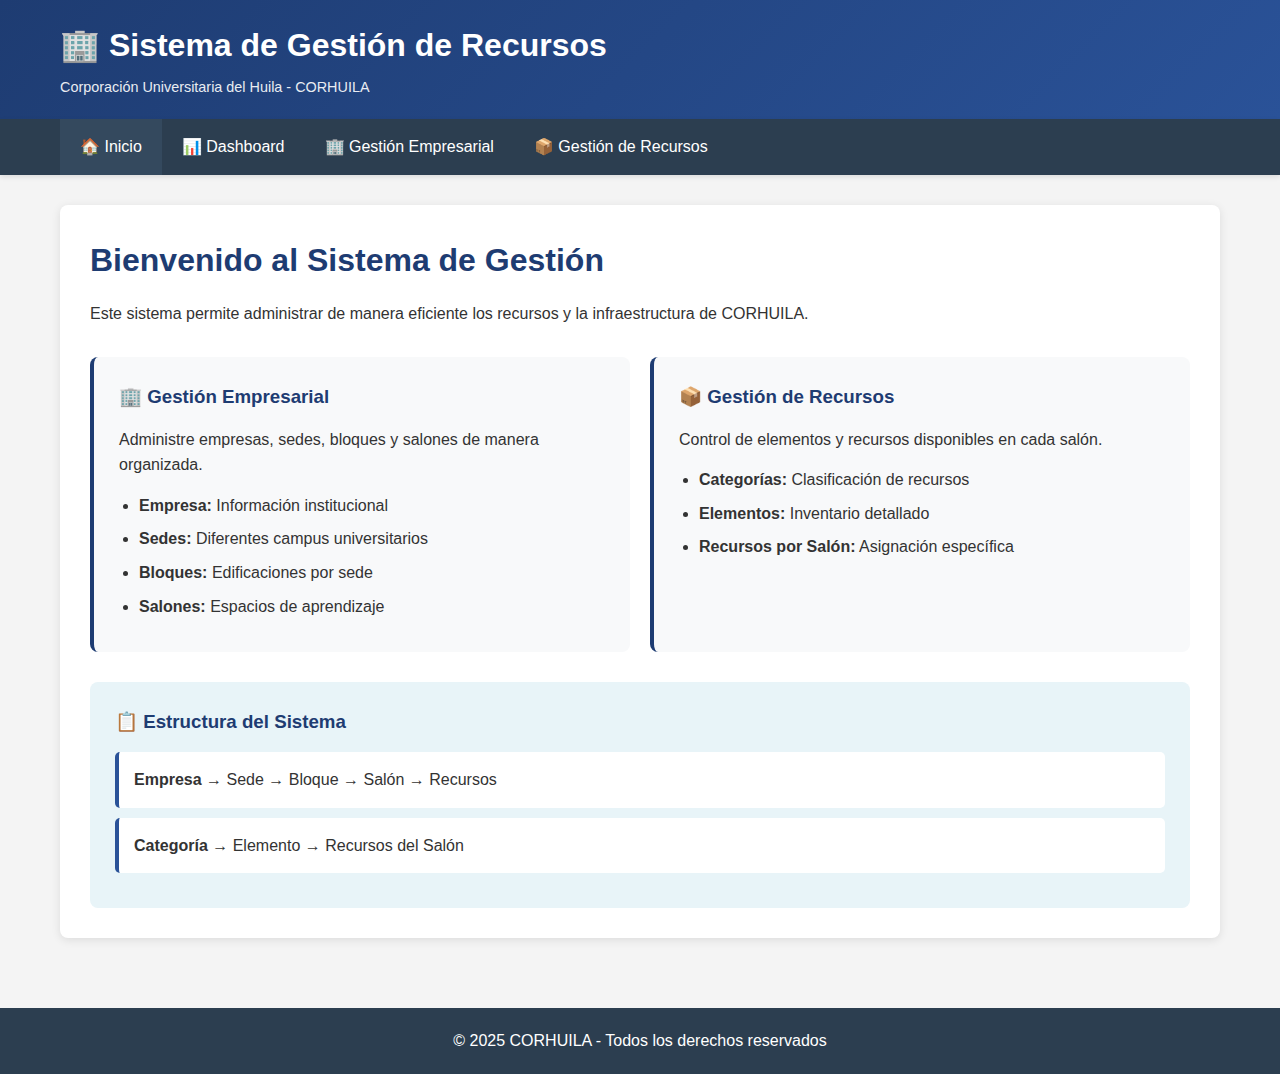
<file: 14-week/01-session/project/application/index.html>
<!DOCTYPE html>
<html lang="es">
<head>
    <meta charset="UTF-8">
    <meta name="viewport" content="width=device-width, initial-scale=1.0">
    <title>Sistema de Gestión - CORHUILA</title>
    <link rel="stylesheet" href="src/css/styles.css">
</head>
<body>
    <header>
        <div class="container">
            <h1>🏢 Sistema de Gestión de Recursos</h1>
            <p>Corporación Universitaria del Huila - CORHUILA</p>
        </div>
    </header>

    <nav>
        <div class="container">
            <ul class="menu">
                <li><a href="index.html" class="active">🏠 Inicio</a></li>
                <li><a href="view/dashboard.html">📊 Dashboard</a></li>
                <li class="dropdown">
                    <a href="#" class="dropbtn">🏢 Gestión Empresarial</a>
                    <div class="dropdown-content">
                        <a href="view/empresa.html">Empresa</a>
                        <a href="view/sede.html">Sedes</a>
                        <a href="view/bloque.html">Bloques</a>
                        <a href="view/salon.html">Salones</a>
                    </div>
                </li>
                <li class="dropdown">
                    <a href="#" class="dropbtn">📦 Gestión de Recursos</a>
                    <div class="dropdown-content">
                        <a href="view/categoria.html">Categorías</a>
                        <a href="view/elemento.html">Elementos</a>
                        <a href="view/recurso-salon.html">Recursos por Salón</a>
                    </div>
                </li>
            </ul>
        </div>
    </nav>

    <main>
        <div class="container">
            <section class="welcome-section">
                <h2>Bienvenido al Sistema de Gestión</h2>
                <p>Este sistema permite administrar de manera eficiente los recursos y la infraestructura de CORHUILA.</p>
                
                <div class="cards-grid">
                    <div class="card">
                        <h3>🏢 Gestión Empresarial</h3>
                        <p>Administre empresas, sedes, bloques y salones de manera organizada.</p>
                        <ul>
                            <li><strong>Empresa:</strong> Información institucional</li>
                            <li><strong>Sedes:</strong> Diferentes campus universitarios</li>
                            <li><strong>Bloques:</strong> Edificaciones por sede</li>
                            <li><strong>Salones:</strong> Espacios de aprendizaje</li>
                        </ul>
                    </div>

                    <div class="card">
                        <h3>📦 Gestión de Recursos</h3>
                        <p>Control de elementos y recursos disponibles en cada salón.</p>
                        <ul>
                            <li><strong>Categorías:</strong> Clasificación de recursos</li>
                            <li><strong>Elementos:</strong> Inventario detallado</li>
                            <li><strong>Recursos por Salón:</strong> Asignación específica</li>
                        </ul>
                    </div>
                </div>

                <div class="info-section">
                    <h3>📋 Estructura del Sistema</h3>
                    <div class="hierarchy">
                        <div class="hierarchy-item">
                            <strong>Empresa</strong> → Sede → Bloque → Salón → Recursos
                        </div>
                        <div class="hierarchy-item">
                            <strong>Categoría</strong> → Elemento → Recursos del Salón
                        </div>
                    </div>
                </div>
            </section>
        </div>
    </main>

    <footer>
        <div class="container">
            <p>&copy; 2025 CORHUILA - Todos los derechos reservados</p>
        </div>
    </footer>
</body>
</html>
</file>
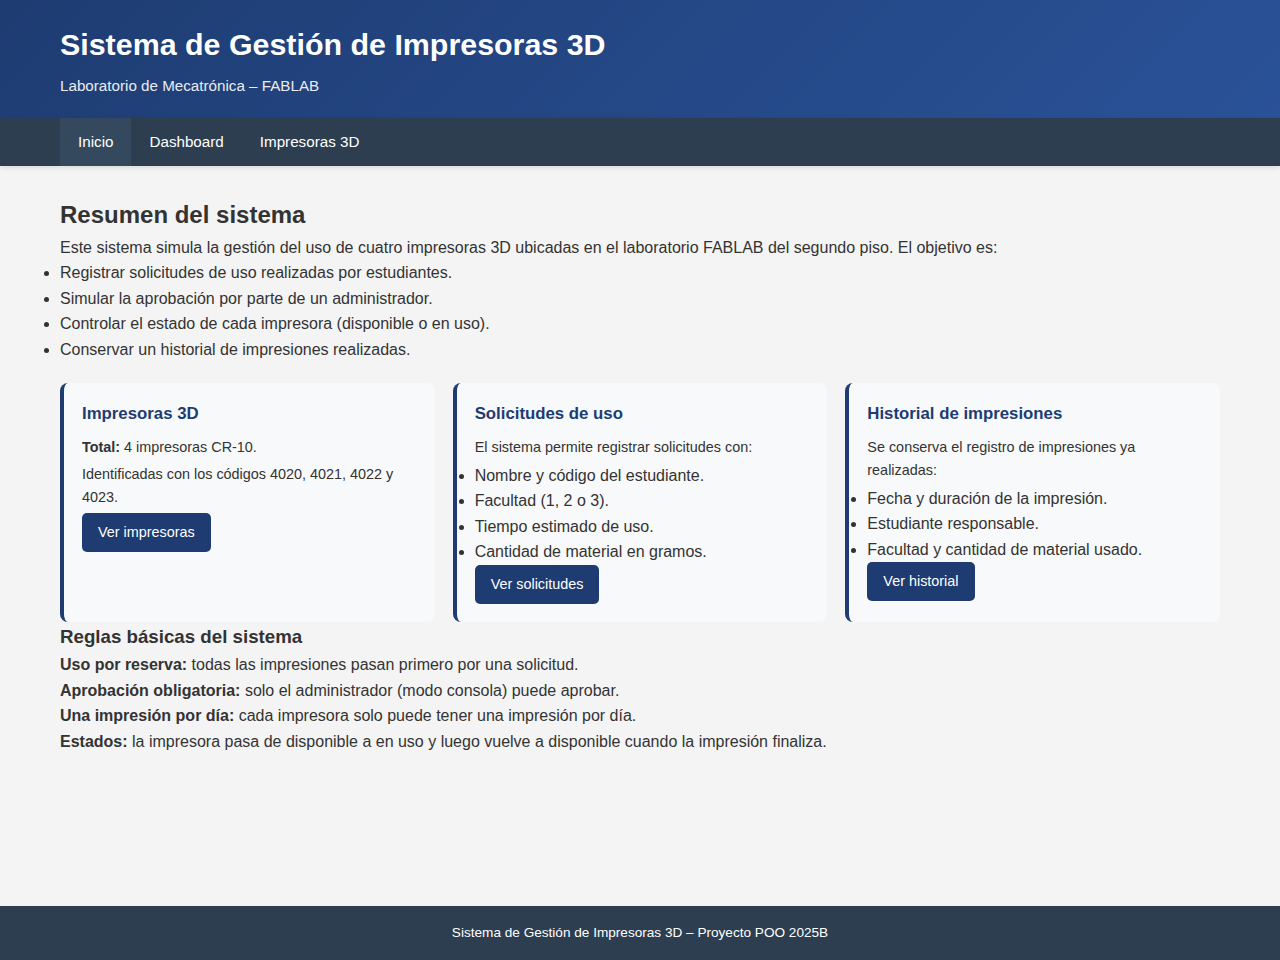
<file: 15-week/01-session/proyecto_poo_final/application/index.html>
<!DOCTYPE html>
<html lang="es">
<head>
    <meta charset="UTF-8">
    <meta name="viewport" content="width=device-width, initial-scale=1.0">
    <title>Sistema de Impresoras 3D - Inicio</title>
    <link rel="stylesheet" href="src/css/styles.css">
</head>
<body>
    <header>
        <div class="container">
            <h1>Sistema de Gestión de Impresoras 3D</h1>
            <p>Laboratorio de Mecatrónica – FABLAB</p>
        </div>
    </header>

    <nav>
        <div class="container">
            <ul class="menu">
                <li><a href="index.html" class="active">Inicio</a></li>
                <li><a href="view/dashboard.html">Dashboard</a></li>
                <li class="dropdown">
                    <a href="#" class="dropbtn">Impresoras 3D</a>
                    <div class="dropdown-content">
                        <a href="view/impresoras.html">Listado de impresoras</a>
                        <a href="view/historial.html">Historial de uso</a>
                        <a href="view/solicitudes.html">Solicitudes de uso</a>
                    </div>
                </li>
            </ul>
        </div>
    </nav>

    <main>
        <div class="container">
            <section class="welcome-section">
                <h2>Resumen del sistema</h2>
                <p>
                    Este sistema simula la gestión del uso de cuatro impresoras 3D
                    ubicadas en el laboratorio FABLAB del segundo piso. El objetivo es:
                </p>
                <ul>
                    <li>Registrar solicitudes de uso realizadas por estudiantes.</li>
                    <li>Simular la aprobación por parte de un administrador.</li>
                    <li>Controlar el estado de cada impresora (disponible o en uso).</li>
                    <li>Conservar un historial de impresiones realizadas.</li>
                </ul>
            </section>

            <section class="cards-grid">
                <div class="card">
                    <h3>Impresoras 3D</h3>
                    <p><strong>Total:</strong> 4 impresoras CR-10.</p>
                    <p>Identificadas con los códigos 4020, 4021, 4022 y 4023.</p>
                    <a href="view/impresoras.html" class="btn">Ver impresoras</a>
                </div>

                <div class="card">
                    <h3>Solicitudes de uso</h3>
                    <p>El sistema permite registrar solicitudes con:</p>
                    <ul>
                        <li>Nombre y código del estudiante.</li>
                        <li>Facultad (1, 2 o 3).</li>
                        <li>Tiempo estimado de uso.</li>
                        <li>Cantidad de material en gramos.</li>
                    </ul>
                    <a href="view/solicitudes.html" class="btn">Ver solicitudes</a>
                </div>

                <div class="card">
                    <h3>Historial de impresiones</h3>
                    <p>Se conserva el registro de impresiones ya realizadas:</p>
                    <ul>
                        <li>Fecha y duración de la impresión.</li>
                        <li>Estudiante responsable.</li>
                        <li>Facultad y cantidad de material usado.</li>
                    </ul>
                    <a href="view/historial.html" class="btn">Ver historial</a>
                </div>
            </section>

            <section class="info-section">
                <h3>Reglas básicas del sistema</h3>
                <div class="hierarchy">
                    <div class="hierarchy-item">
                        <strong>Uso por reserva:</strong> todas las impresiones pasan primero por una solicitud.
                    </div>
                    <div class="hierarchy-item">
                        <strong>Aprobación obligatoria:</strong> solo el administrador (modo consola) puede aprobar.
                    </div>
                    <div class="hierarchy-item">
                        <strong>Una impresión por día:</strong> cada impresora solo puede tener una impresión por día.
                    </div>
                    <div class="hierarchy-item">
                        <strong>Estados:</strong> la impresora pasa de disponible a en uso y luego vuelve a disponible
                        cuando la impresión finaliza.
                    </div>
                </div>
            </section>
        </div>
    </main>

    <footer>
        <div class="container">
            <p>Sistema de Gestión de Impresoras 3D – Proyecto POO 2025B</p>
        </div>
    </footer>
</body>
</html>
</file>
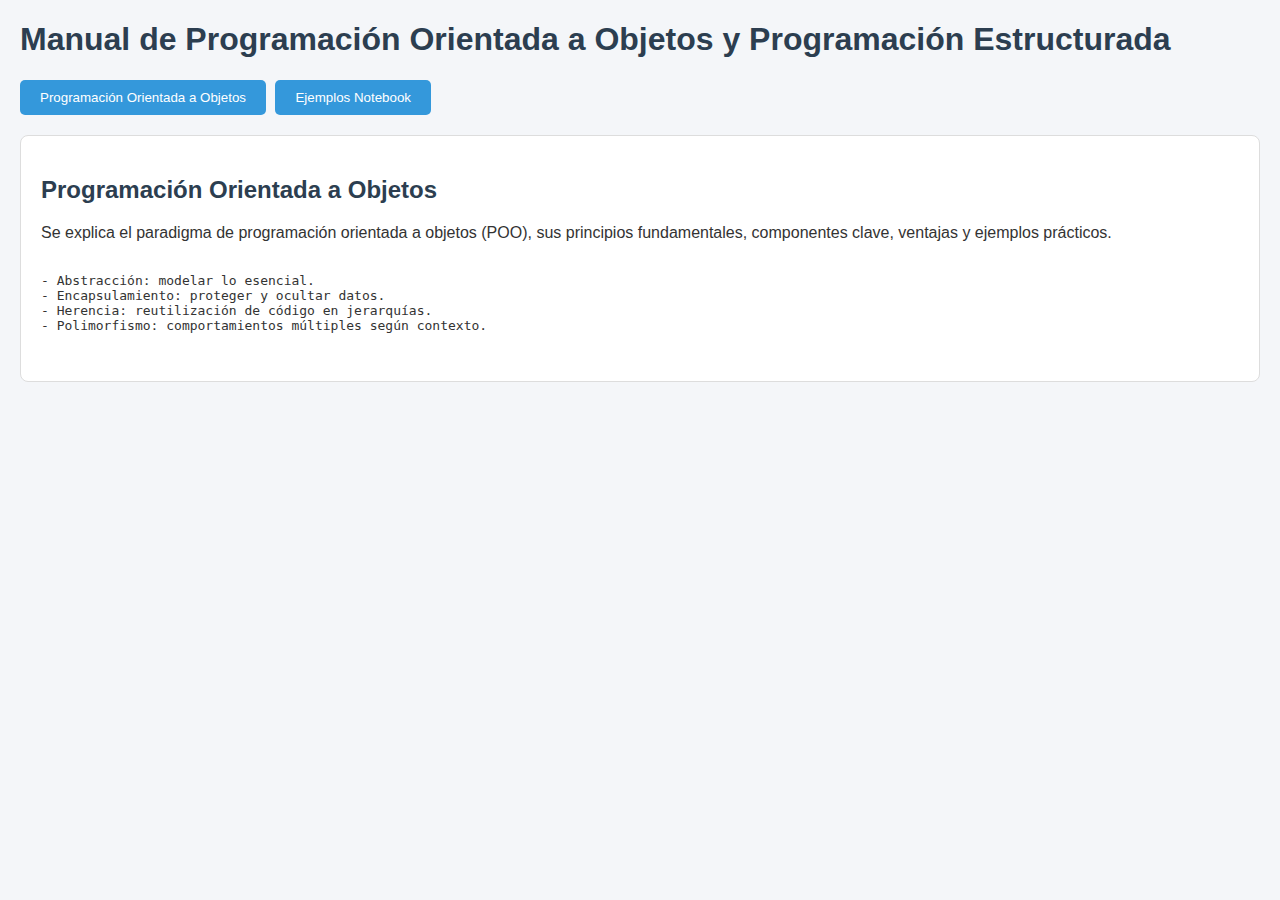
<file: 04-week/01-session/material/manual_poo_notebook.html>
<!DOCTYPE html>
<html lang="es">
<head>
    <meta charset="UTF-8">
    <title>Manual POO y Programación Estructurada</title>
    <link rel="stylesheet" href="styles.css">
</head>
<body>
    <h1>Manual de Programación Orientada a Objetos y Programación Estructurada</h1>
    <div class="tabs">
        <button class="tab-button" onclick="openTab('poo')">Programación Orientada a Objetos</button>
        <button class="tab-button" onclick="openTab('notebook')">Ejemplos Notebook</button>
    </div>
    <div id="poo" class="tab-content">
        <h2>Programación Orientada a Objetos</h2>
        <p>Se explica el paradigma de programación orientada a objetos (POO), sus principios fundamentales, componentes clave, ventajas y ejemplos prácticos.</p>
        <pre><code>
- Abstracción: modelar lo esencial.
- Encapsulamiento: proteger y ocultar datos.
- Herencia: reutilización de código en jerarquías.
- Polimorfismo: comportamientos múltiples según contexto.
        </code></pre>
    </div>
    <div id="notebook" class="tab-content" style="display:none;">
        <h2>Ejemplos de la Notebook</h2>
<div class='md-text'><h3>Explicación 1</h3><p>Programación estructurada

Se requiere calcular el valor a pagar de una comprsa dónde se conoce el `valor unitario del porducto` y la  `cantidad a llevar`.</p></div>
<div class='code-block'><h3>Código 2</h3><pre><code># Precios
naranaja = 300
manzana = 2200
durazno = 3000

# 'Pedro lleva dos naranjas'
valor_unitario = naranaja
cantidad = 2
valor_total = valor_unitario * cantidad
print('Pedro debe pagar por '+str(cantidad)+' naranjas, un total de '+str(valor_total))

# 'María lleva tres naranjas'
valor_unitario = naranaja
cantidad = 3
valor_total = valor_unitario * cantidad
print('María debe pagar por '+str(cantidad)+' naranjas, un total de '+str(valor_total))

# 'Diana lleva cuatro naranjas'
valor_unitario = naranaja
cantidad = 4
valor_total = valor_unitario * cantidad
print('Diana debe pagar por '+str(cantidad)+' naranjas, un total de '+str(valor_total))</code></pre></div>
<div class='md-text'><h3>Explicación 3</h3><p># Reto 1

Reto: ¿Qué, si se requiere cambiar el mensaje de salida, proponga la solución de acuerdo a lo socializado en clase?.</p></div>
<div class='code-block'><h3>Código 4</h3><pre><code># Precios
naranaja = 300
manzana = 2200
durazno = 3000

#def calcular_valor_a_pagar()

def imprmir_factura(persona,fruta, valor_unitario, cantidad,valor_total):
  #print(f'{persona} debe pagar por {str(cantidad)} {fruta} un total de {str(valor_total)}')
  print(f'Factura de compra: {persona} \n Dato de la compra: {str(cantidad)} {fruta} \n Valor facturado:  {str(valor_total)} \n')


# 'Pedro lleva dos naranjas'
cantidad = 2
valor_total = valor_unitario * cantidad
imprmir_factura('Pedro', 'naranaja', naranaja, cantidad, valor_total)

# 'María lleva tres naranjas'
cantidad = 3
valor_total = valor_unitario * cantidad
imprmir_factura('María', 'naranaja', naranaja, cantidad, valor_total)

# 'Diana lleva cuatro naranjas'
cantidad = 4
valor_total = valor_unitario * cantidad
imprmir_factura('Diana', 'naranaja', naranaja, cantidad, valor_total)</code></pre></div>
<div class='md-text'><h3>Explicación 5</h3><p># Reto 2

Contruir una función que identifique el valor unitario y producto; este puedaregresar el dato de valor a pagar</p></div>
<div class='code-block'><h3>Código 6</h3><pre><code># Precios
naranaja = 300
manzana = 2200
durazno = 3000

def calcular_valor_a_pagar(valor_unitario, cantidad):
  valor_total = valor_unitario * cantidad
  return valor_total

def imprmir_factura(persona,fruta, valor_unitario, cantidad):
  valor_total = calcular_valor_a_pagar(valor_unitario, cantidad)

  #print(f'{persona} debe pagar por {str(cantidad)} {fruta} un total de {str(valor_total)}')
  print(f'Factura de compra: {persona} \n Dato de la compra: {str(cantidad)} {fruta} \n Valor facturado:  {str(valor_total)} \n')


# 'Pedro lleva dos naranjas'
imprmir_factura('Pedro', 'naranaja', naranaja, 2)

# 'María lleva tres naranjas'
imprmir_factura('María', 'naranaja', naranaja, 3)

# 'Diana lleva cuatro naranjas'
imprmir_factura('Diana', 'naranaja', naranaja, 4)</code></pre></div>
<div class='md-text'><h3>Explicación 7</h3><p># Reto 3:
Plan de descuento. De acuerdo a la fruta se hace un descuento.

1. naranaja = 3%
2. manzana = 9%
3. durazno = %12</p></div>
<div class='code-block'><h3>Código 8</h3><pre><code># Precios
naranaja = 1000
manzana = 2200
durazno = 3000

def calcular_valor_a_pagar(valor_unitario, cantidad):
  valor_total = valor_unitario * cantidad
  return valor_total

def calcular_valor_descuento(fruta, valor_total):
  if fruta == 'naranaja':
    descuento = valor_total * 0.03
  elif fruta == 'manzana':
    descuento = valor_total * 0.09
  elif fruta == 'durazno':
    descuento = valor_total * 0.12
  return descuento

def imprmir_factura(persona,fruta, valor_unitario, cantidad):
  valor_total = calcular_valor_a_pagar(valor_unitario, cantidad)
  descuento = calcular_valor_descuento(fruta, valor_total)
  valor_neto = valor_total - descuento

  #print(f'{persona} debe pagar por {str(cantidad)} {fruta} un total de {str(valor_total)}')
  print(f'Factura de compra: {persona} \n Dato de la compra: {str(cantidad)} {fruta} \n Valor facturado: Valor bruto {str(valor_total)} - Valor descuento {str(descuento)} - Valor neto {str(valor_neto)}\n')


# 'Pedro lleva una naranjas'
imprmir_factura('Pedro', 'naranaja', naranaja, 1)

# 'María lleva tres naranjas'
imprmir_factura('María', 'naranaja', naranaja, 3)

# 'Diana lleva cuatro naranjas'
imprmir_factura('Diana', 'naranaja', naranaja, 4)</code></pre></div>

    </div>
    <script>
        function openTab(tabId) {
            var i, tabcontent, tabbuttons;
            tabcontent = document.getElementsByClassName("tab-content");
            for (i = 0; i < tabcontent.length; i++) {
                tabcontent[i].style.display = "none";
            }
            tabbuttons = document.getElementsByClassName("tab-button");
            for (i = 0; i < tabbuttons.length; i++) {
                tabbuttons[i].className = tabbuttons[i].className.replace(" active", "");
            }
            document.getElementById(tabId).style.display = "block";
            event.currentTarget.className += " active";
        }
    </script>
</body>
</html>
</file>
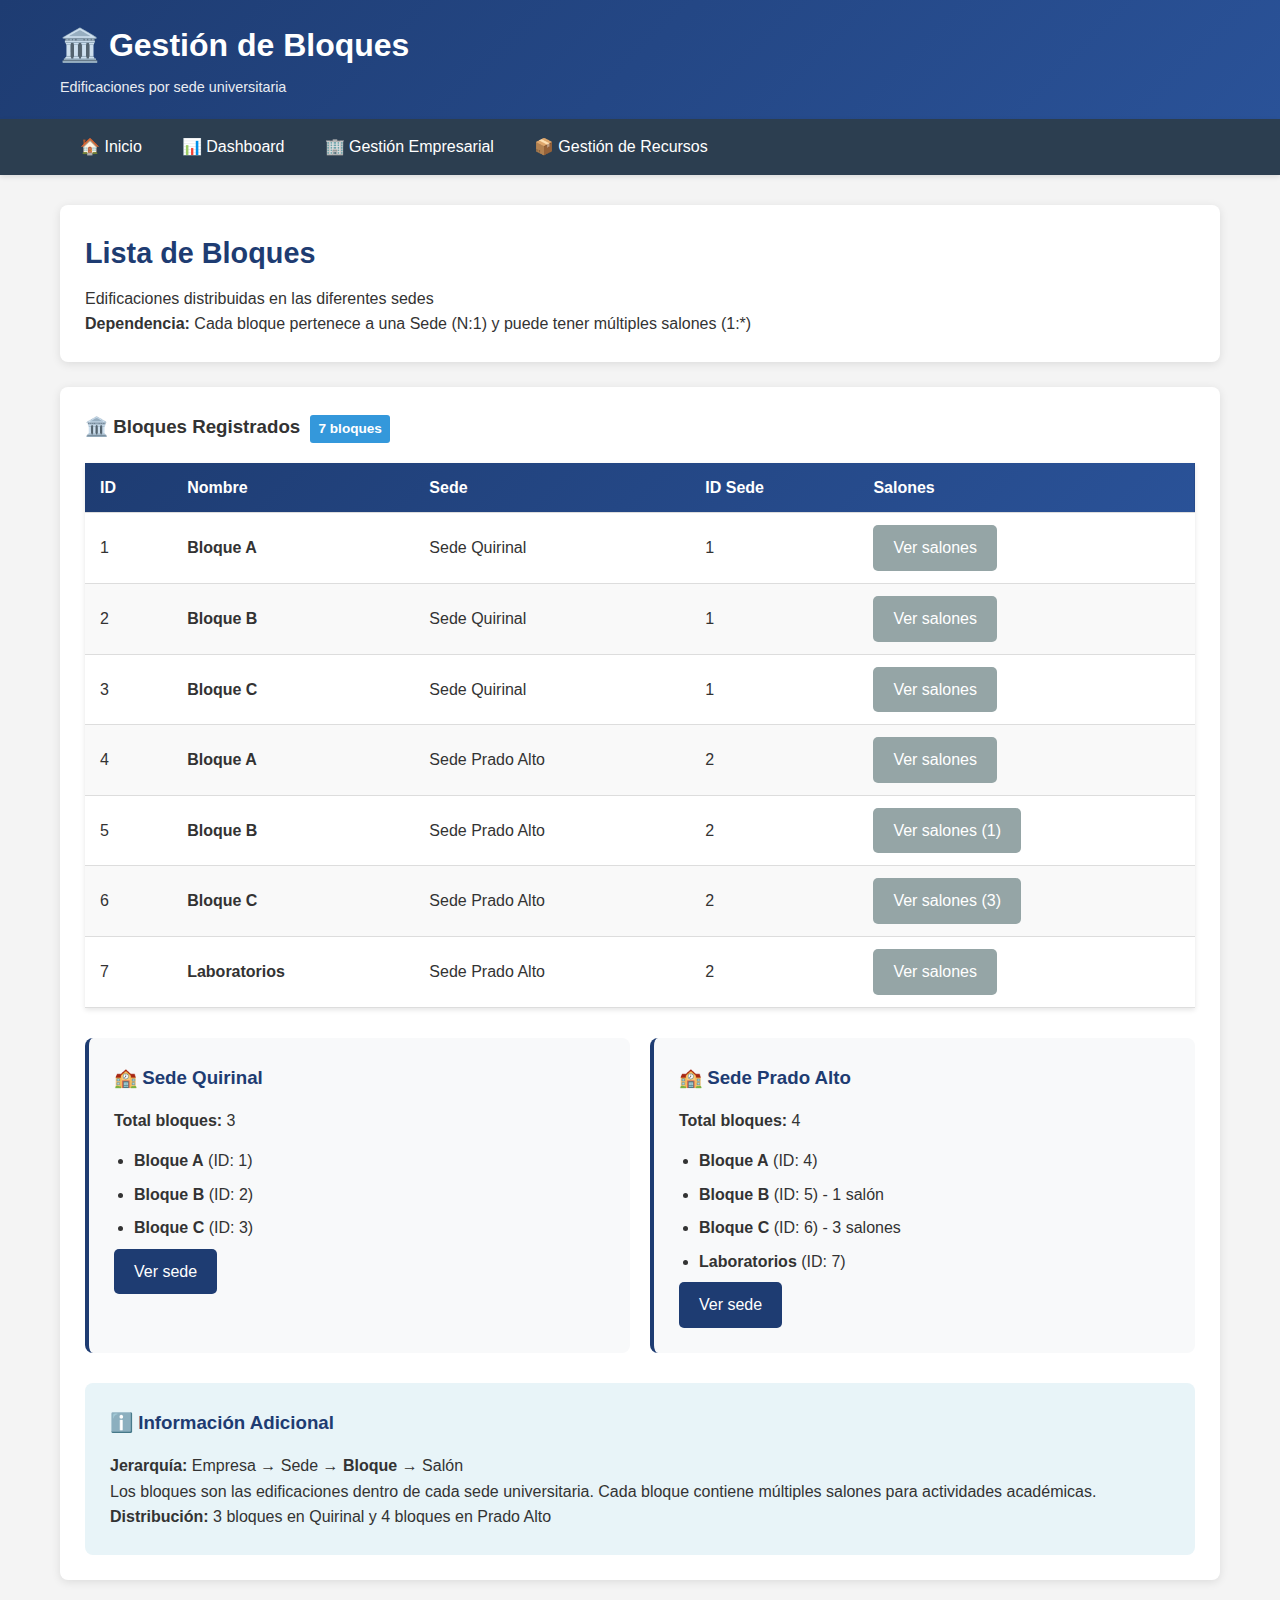
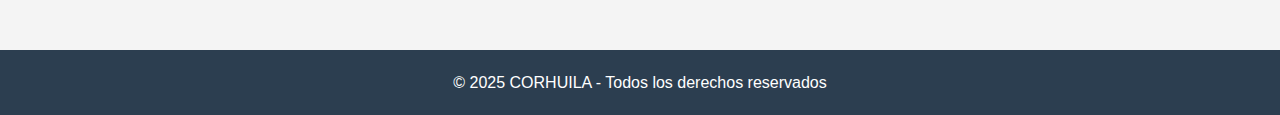
<file: 14-week/01-session/project/application/view/bloque.html>
<!DOCTYPE html>
<html lang="es">
<head>
    <meta charset="UTF-8">
    <meta name="viewport" content="width=device-width, initial-scale=1.0">
    <title>Bloques - Sistema de Gestión</title>
    <link rel="stylesheet" href="../src/css/styles.css">
</head>
<body>
    <header>
        <div class="container">
            <h1>🏛️ Gestión de Bloques</h1>
            <p>Edificaciones por sede universitaria</p>
        </div>
    </header>

    <nav>
        <div class="container">
            <ul class="menu">
                <li><a href="../index.html">🏠 Inicio</a></li>
                <li><a href="dashboard.html">📊 Dashboard</a></li>
                <li class="dropdown">
                    <a href="#" class="dropbtn">🏢 Gestión Empresarial</a>
                    <div class="dropdown-content">
                        <a href="empresa.html">Empresa</a>
                        <a href="sede.html">Sedes</a>
                        <a href="bloque.html" class="active">Bloques</a>
                        <a href="salon.html">Salones</a>
                    </div>
                </li>
                <li class="dropdown">
                    <a href="#" class="dropbtn">📦 Gestión de Recursos</a>
                    <div class="dropdown-content">
                        <a href="categoria.html">Categorías</a>
                        <a href="elemento.html">Elementos</a>
                        <a href="recurso-salon.html">Recursos por Salón</a>
                    </div>
                </li>
            </ul>
        </div>
    </nav>

    <main>
        <div class="container">
            <div class="entity-header">
                <h2>Lista de Bloques</h2>
                <p>Edificaciones distribuidas en las diferentes sedes</p>
                <p><strong>Dependencia:</strong> Cada bloque pertenece a una Sede (N:1) y puede tener múltiples salones (1:*)</p>
            </div>

            <div class="entity-content">
                <h3>🏛️ Bloques Registrados <span class="badge">7 bloques</span></h3>
                <table>
                    <thead>
                        <tr>
                            <th>ID</th>
                            <th>Nombre</th>
                            <th>Sede</th>
                            <th>ID Sede</th>
                            <th>Salones</th>
                        </tr>
                    </thead>
                    <tbody>
                        <tr>
                            <td>1</td>
                            <td><strong>Bloque A</strong></td>
                            <td>Sede Quirinal</td>
                            <td>1</td>
                            <td>
                                <a href="salon.html" class="btn btn-secondary">Ver salones</a>
                            </td>
                        </tr>
                        <tr>
                            <td>2</td>
                            <td><strong>Bloque B</strong></td>
                            <td>Sede Quirinal</td>
                            <td>1</td>
                            <td>
                                <a href="salon.html" class="btn btn-secondary">Ver salones</a>
                            </td>
                        </tr>
                        <tr>
                            <td>3</td>
                            <td><strong>Bloque C</strong></td>
                            <td>Sede Quirinal</td>
                            <td>1</td>
                            <td>
                                <a href="salon.html" class="btn btn-secondary">Ver salones</a>
                            </td>
                        </tr>
                        <tr>
                            <td>4</td>
                            <td><strong>Bloque A</strong></td>
                            <td>Sede Prado Alto</td>
                            <td>2</td>
                            <td>
                                <a href="salon.html" class="btn btn-secondary">Ver salones</a>
                            </td>
                        </tr>
                        <tr>
                            <td>5</td>
                            <td><strong>Bloque B</strong></td>
                            <td>Sede Prado Alto</td>
                            <td>2</td>
                            <td>
                                <a href="salon.html" class="btn btn-secondary">Ver salones (1)</a>
                            </td>
                        </tr>
                        <tr>
                            <td>6</td>
                            <td><strong>Bloque C</strong></td>
                            <td>Sede Prado Alto</td>
                            <td>2</td>
                            <td>
                                <a href="salon.html" class="btn btn-secondary">Ver salones (3)</a>
                            </td>
                        </tr>
                        <tr>
                            <td>7</td>
                            <td><strong>Laboratorios</strong></td>
                            <td>Sede Prado Alto</td>
                            <td>2</td>
                            <td>
                                <a href="salon.html" class="btn btn-secondary">Ver salones</a>
                            </td>
                        </tr>
                    </tbody>
                </table>

                <div class="cards-grid" style="margin-top: 30px;">
                    <div class="card">
                        <h3>🏫 Sede Quirinal</h3>
                        <p><strong>Total bloques:</strong> 3</p>
                        <ul>
                            <li><strong>Bloque A</strong> (ID: 1)</li>
                            <li><strong>Bloque B</strong> (ID: 2)</li>
                            <li><strong>Bloque C</strong> (ID: 3)</li>
                        </ul>
                        <a href="sede.html" class="btn">Ver sede</a>
                    </div>

                    <div class="card">
                        <h3>🏫 Sede Prado Alto</h3>
                        <p><strong>Total bloques:</strong> 4</p>
                        <ul>
                            <li><strong>Bloque A</strong> (ID: 4)</li>
                            <li><strong>Bloque B</strong> (ID: 5) - 1 salón</li>
                            <li><strong>Bloque C</strong> (ID: 6) - 3 salones</li>
                            <li><strong>Laboratorios</strong> (ID: 7)</li>
                        </ul>
                        <a href="sede.html" class="btn">Ver sede</a>
                    </div>
                </div>

                <div class="info-section" style="margin-top: 30px;">
                    <h3>ℹ️ Información Adicional</h3>
                    <p><strong>Jerarquía:</strong> Empresa → Sede → <strong>Bloque</strong> → Salón</p>
                    <p>Los bloques son las edificaciones dentro de cada sede universitaria. Cada bloque contiene múltiples salones para actividades académicas.</p>
                    <p><strong>Distribución:</strong> 3 bloques en Quirinal y 4 bloques en Prado Alto</p>
                </div>
            </div>
        </div>
    </main>

    <footer>
        <div class="container">
            <p>&copy; 2025 CORHUILA - Todos los derechos reservados</p>
        </div>
    </footer>
</body>
</html>
</file>
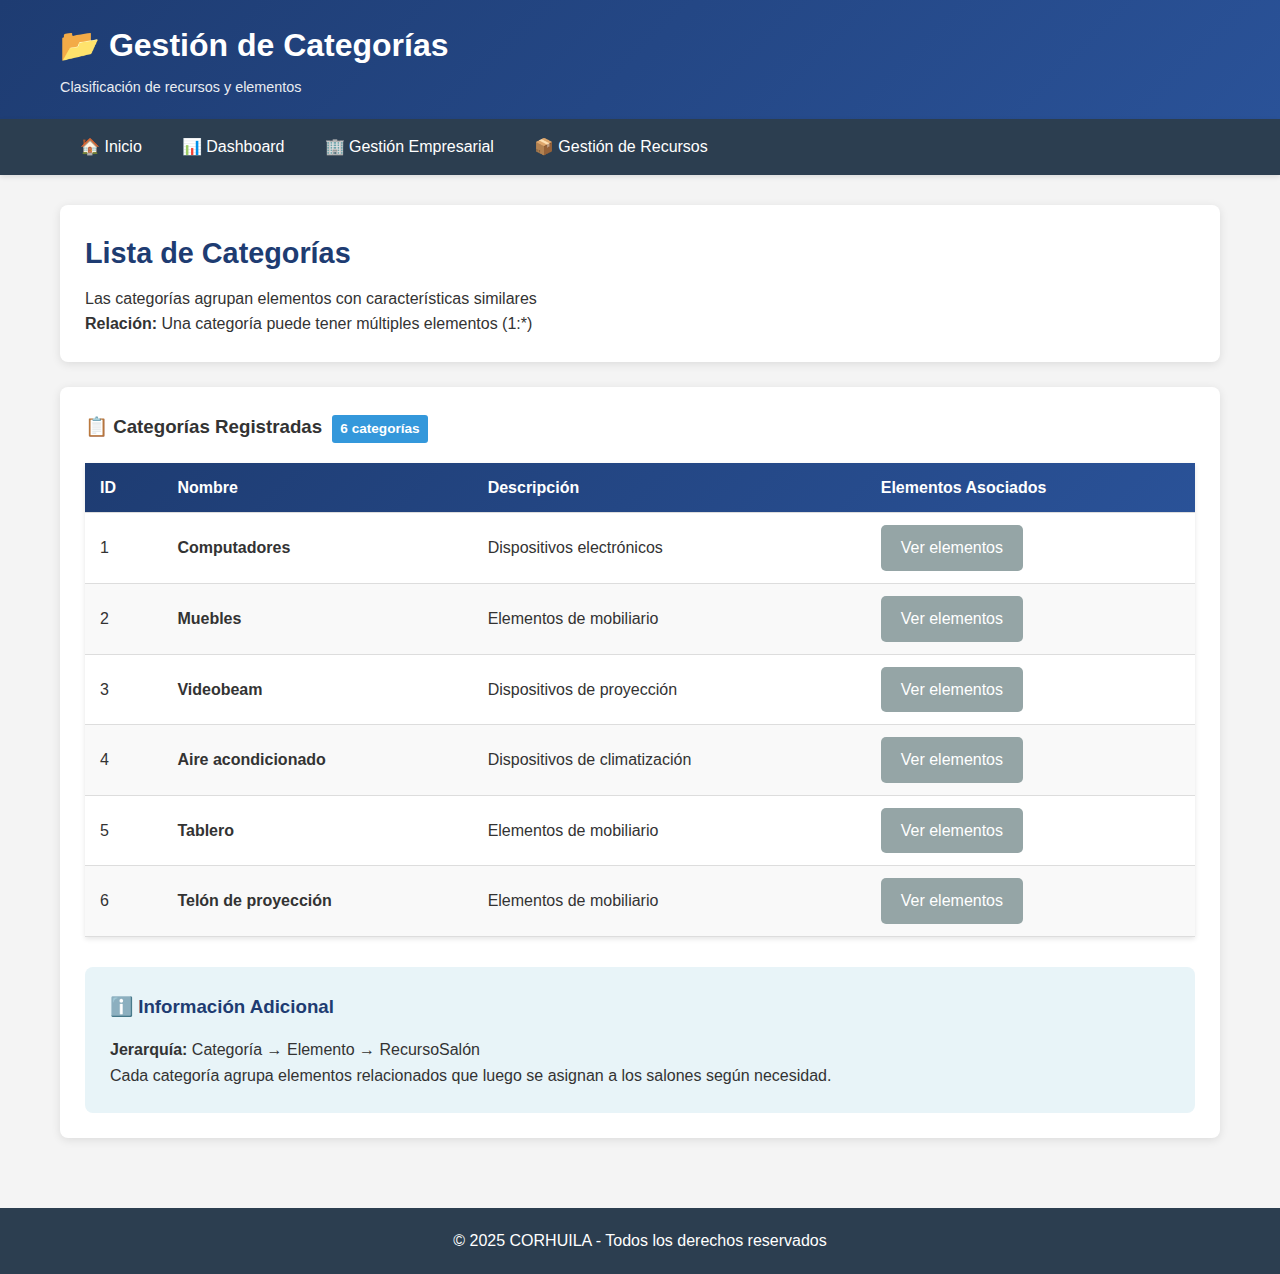
<file: 14-week/01-session/project/application/view/categoria.html>
<!DOCTYPE html>
<html lang="es">
<head>
    <meta charset="UTF-8">
    <meta name="viewport" content="width=device-width, initial-scale=1.0">
    <title>Categorías - Sistema de Gestión</title>
    <link rel="stylesheet" href="../src/css/styles.css">
</head>
<body>
    <header>
        <div class="container">
            <h1>📂 Gestión de Categorías</h1>
            <p>Clasificación de recursos y elementos</p>
        </div>
    </header>

    <nav>
        <div class="container">
            <ul class="menu">
                <li><a href="../index.html">🏠 Inicio</a></li>
                <li><a href="dashboard.html">📊 Dashboard</a></li>
                <li class="dropdown">
                    <a href="#" class="dropbtn">🏢 Gestión Empresarial</a>
                    <div class="dropdown-content">
                        <a href="empresa.html">Empresa</a>
                        <a href="sede.html">Sedes</a>
                        <a href="bloque.html">Bloques</a>
                        <a href="salon.html">Salones</a>
                    </div>
                </li>
                <li class="dropdown">
                    <a href="#" class="dropbtn">📦 Gestión de Recursos</a>
                    <div class="dropdown-content">
                        <a href="categoria.html" class="active">Categorías</a>
                        <a href="elemento.html">Elementos</a>
                        <a href="recurso-salon.html">Recursos por Salón</a>
                    </div>
                </li>
            </ul>
        </div>
    </nav>

    <main>
        <div class="container">
            <div class="entity-header">
                <h2>Lista de Categorías</h2>
                <p>Las categorías agrupan elementos con características similares</p>
                <p><strong>Relación:</strong> Una categoría puede tener múltiples elementos (1:*)</p>
            </div>

            <div class="entity-content">
                <h3>📋 Categorías Registradas <span class="badge">6 categorías</span></h3>
                <table>
                    <thead>
                        <tr>
                            <th>ID</th>
                            <th>Nombre</th>
                            <th>Descripción</th>
                            <th>Elementos Asociados</th>
                        </tr>
                    </thead>
                    <tbody>
                        <tr>
                            <td>1</td>
                            <td><strong>Computadores</strong></td>
                            <td>Dispositivos electrónicos</td>
                            <td>
                                <a href="elemento.html" class="btn btn-secondary">Ver elementos</a>
                            </td>
                        </tr>
                        <tr>
                            <td>2</td>
                            <td><strong>Muebles</strong></td>
                            <td>Elementos de mobiliario</td>
                            <td>
                                <a href="elemento.html" class="btn btn-secondary">Ver elementos</a>
                            </td>
                        </tr>
                        <tr>
                            <td>3</td>
                            <td><strong>Videobeam</strong></td>
                            <td>Dispositivos de proyección</td>
                            <td>
                                <a href="elemento.html" class="btn btn-secondary">Ver elementos</a>
                            </td>
                        </tr>
                        <tr>
                            <td>4</td>
                            <td><strong>Aire acondicionado</strong></td>
                            <td>Dispositivos de climatización</td>
                            <td>
                                <a href="elemento.html" class="btn btn-secondary">Ver elementos</a>
                            </td>
                        </tr>
                        <tr>
                            <td>5</td>
                            <td><strong>Tablero</strong></td>
                            <td>Elementos de mobiliario</td>
                            <td>
                                <a href="elemento.html" class="btn btn-secondary">Ver elementos</a>
                            </td>
                        </tr>
                        <tr>
                            <td>6</td>
                            <td><strong>Telón de proyección</strong></td>
                            <td>Elementos de mobiliario</td>
                            <td>
                                <a href="elemento.html" class="btn btn-secondary">Ver elementos</a>
                            </td>
                        </tr>
                    </tbody>
                </table>

                <div class="info-section" style="margin-top: 30px;">
                    <h3>ℹ️ Información Adicional</h3>
                    <p><strong>Jerarquía:</strong> Categoría → Elemento → RecursoSalón</p>
                    <p>Cada categoría agrupa elementos relacionados que luego se asignan a los salones según necesidad.</p>
                </div>
            </div>
        </div>
    </main>

    <footer>
        <div class="container">
            <p>&copy; 2025 CORHUILA - Todos los derechos reservados</p>
        </div>
    </footer>
</body>
</html>
</file>
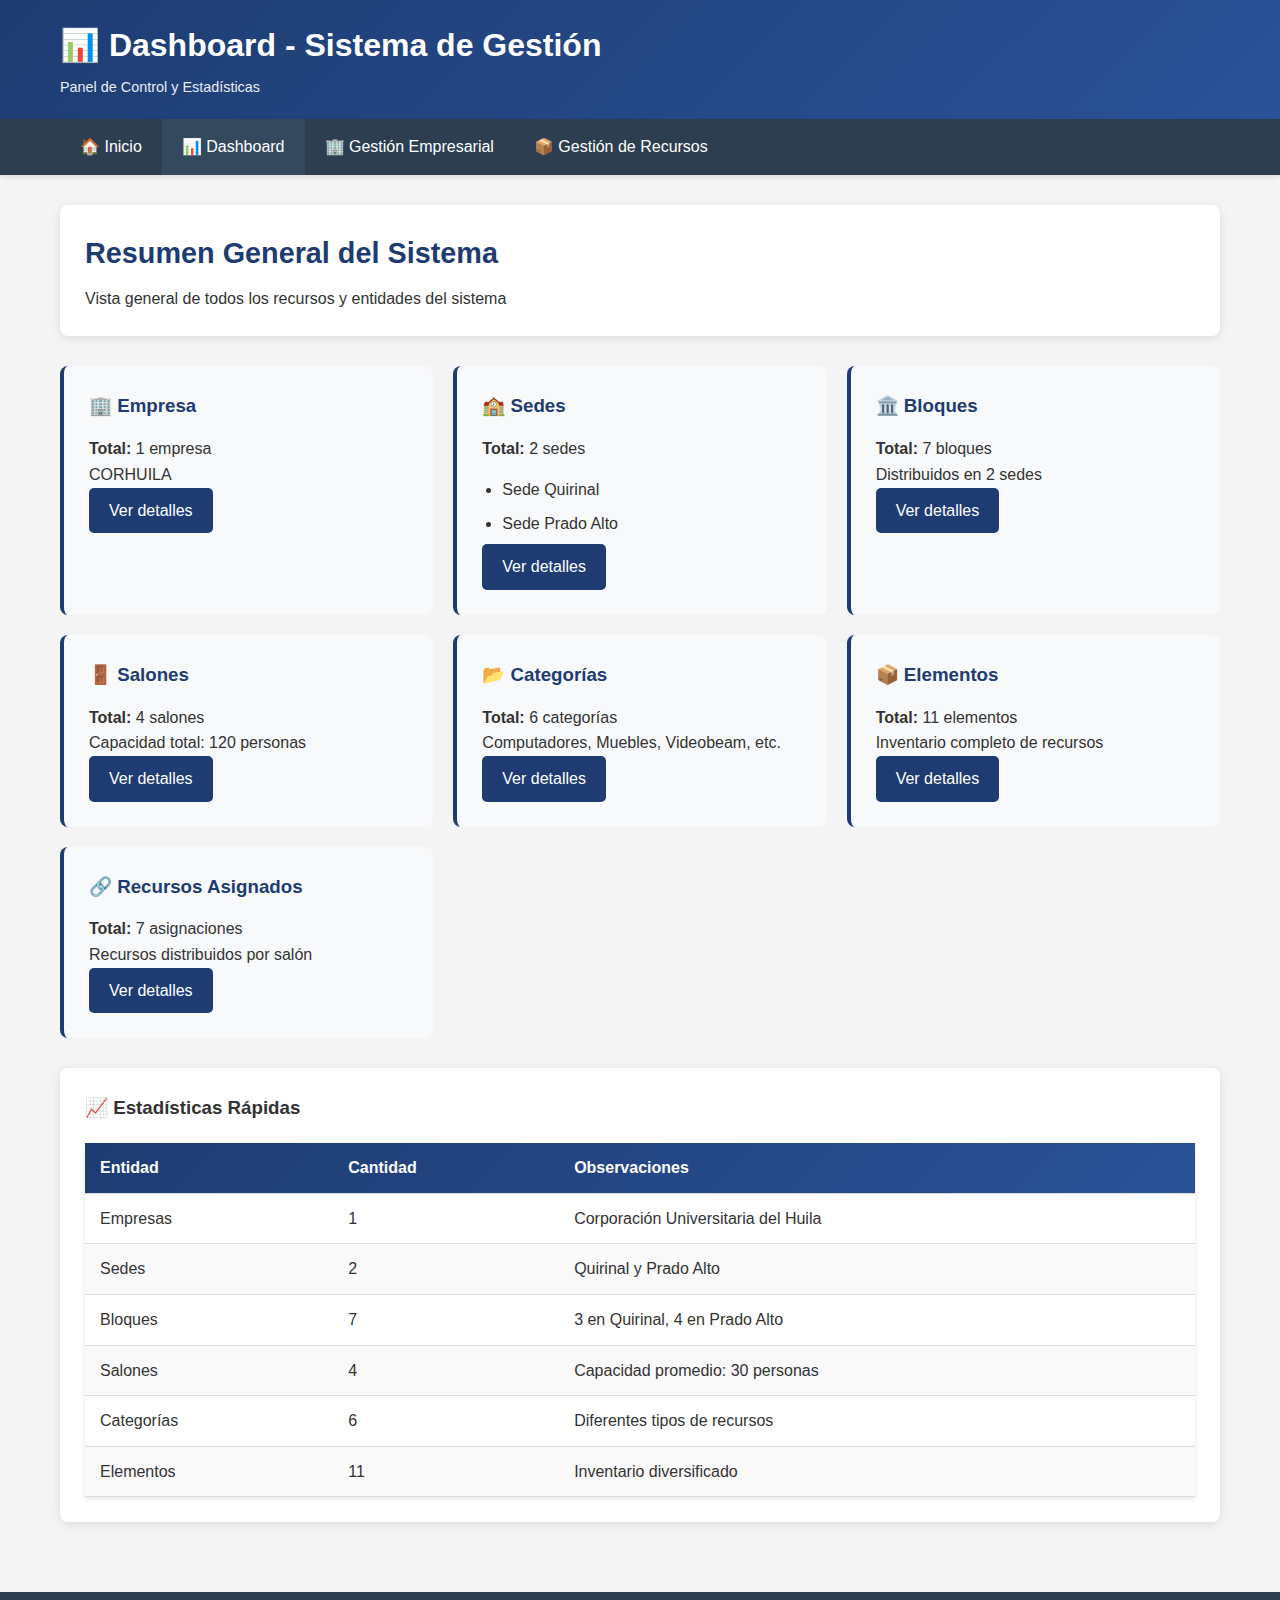
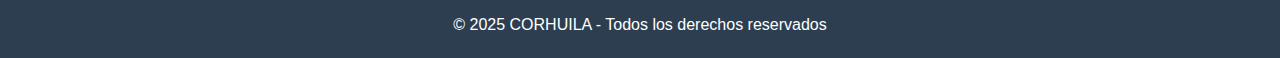
<file: 14-week/01-session/project/application/view/dashboard.html>
<!DOCTYPE html>
<html lang="es">
<head>
    <meta charset="UTF-8">
    <meta name="viewport" content="width=device-width, initial-scale=1.0">
    <title>Dashboard - Sistema de Gestión</title>
    <link rel="stylesheet" href="../src/css/styles.css">
</head>
<body>
    <header>
        <div class="container">
            <h1>📊 Dashboard - Sistema de Gestión</h1>
            <p>Panel de Control y Estadísticas</p>
        </div>
    </header>

    <nav>
        <div class="container">
            <ul class="menu">
                <li><a href="../index.html">🏠 Inicio</a></li>
                <li><a href="dashboard.html" class="active">📊 Dashboard</a></li>
                <li class="dropdown">
                    <a href="#" class="dropbtn">🏢 Gestión Empresarial</a>
                    <div class="dropdown-content">
                        <a href="empresa.html">Empresa</a>
                        <a href="sede.html">Sedes</a>
                        <a href="bloque.html">Bloques</a>
                        <a href="salon.html">Salones</a>
                    </div>
                </li>
                <li class="dropdown">
                    <a href="#" class="dropbtn">📦 Gestión de Recursos</a>
                    <div class="dropdown-content">
                        <a href="categoria.html">Categorías</a>
                        <a href="elemento.html">Elementos</a>
                        <a href="recurso-salon.html">Recursos por Salón</a>
                    </div>
                </li>
            </ul>
        </div>
    </nav>

    <main>
        <div class="container">
            <div class="entity-header">
                <h2>Resumen General del Sistema</h2>
                <p>Vista general de todos los recursos y entidades del sistema</p>
            </div>

            <div class="cards-grid">
                <div class="card">
                    <h3>🏢 Empresa</h3>
                    <p><strong>Total:</strong> 1 empresa</p>
                    <p>CORHUILA</p>
                    <a href="empresa.html" class="btn">Ver detalles</a>
                </div>

                <div class="card">
                    <h3>🏫 Sedes</h3>
                    <p><strong>Total:</strong> 2 sedes</p>
                    <ul>
                        <li>Sede Quirinal</li>
                        <li>Sede Prado Alto</li>
                    </ul>
                    <a href="sede.html" class="btn">Ver detalles</a>
                </div>

                <div class="card">
                    <h3>🏛️ Bloques</h3>
                    <p><strong>Total:</strong> 7 bloques</p>
                    <p>Distribuidos en 2 sedes</p>
                    <a href="bloque.html" class="btn">Ver detalles</a>
                </div>

                <div class="card">
                    <h3>🚪 Salones</h3>
                    <p><strong>Total:</strong> 4 salones</p>
                    <p>Capacidad total: 120 personas</p>
                    <a href="salon.html" class="btn">Ver detalles</a>
                </div>

                <div class="card">
                    <h3>📂 Categorías</h3>
                    <p><strong>Total:</strong> 6 categorías</p>
                    <p>Computadores, Muebles, Videobeam, etc.</p>
                    <a href="categoria.html" class="btn">Ver detalles</a>
                </div>

                <div class="card">
                    <h3>📦 Elementos</h3>
                    <p><strong>Total:</strong> 11 elementos</p>
                    <p>Inventario completo de recursos</p>
                    <a href="elemento.html" class="btn">Ver detalles</a>
                </div>

                <div class="card">
                    <h3>🔗 Recursos Asignados</h3>
                    <p><strong>Total:</strong> 7 asignaciones</p>
                    <p>Recursos distribuidos por salón</p>
                    <a href="recurso-salon.html" class="btn">Ver detalles</a>
                </div>
            </div>

            <div class="entity-content" style="margin-top: 30px;">
                <h3>📈 Estadísticas Rápidas</h3>
                <table>
                    <thead>
                        <tr>
                            <th>Entidad</th>
                            <th>Cantidad</th>
                            <th>Observaciones</th>
                        </tr>
                    </thead>
                    <tbody>
                        <tr>
                            <td>Empresas</td>
                            <td>1</td>
                            <td>Corporación Universitaria del Huila</td>
                        </tr>
                        <tr>
                            <td>Sedes</td>
                            <td>2</td>
                            <td>Quirinal y Prado Alto</td>
                        </tr>
                        <tr>
                            <td>Bloques</td>
                            <td>7</td>
                            <td>3 en Quirinal, 4 en Prado Alto</td>
                        </tr>
                        <tr>
                            <td>Salones</td>
                            <td>4</td>
                            <td>Capacidad promedio: 30 personas</td>
                        </tr>
                        <tr>
                            <td>Categorías</td>
                            <td>6</td>
                            <td>Diferentes tipos de recursos</td>
                        </tr>
                        <tr>
                            <td>Elementos</td>
                            <td>11</td>
                            <td>Inventario diversificado</td>
                        </tr>
                    </tbody>
                </table>
            </div>
        </div>
    </main>

    <footer>
        <div class="container">
            <p>&copy; 2025 CORHUILA - Todos los derechos reservados</p>
        </div>
    </footer>
</body>
</html>
</file>
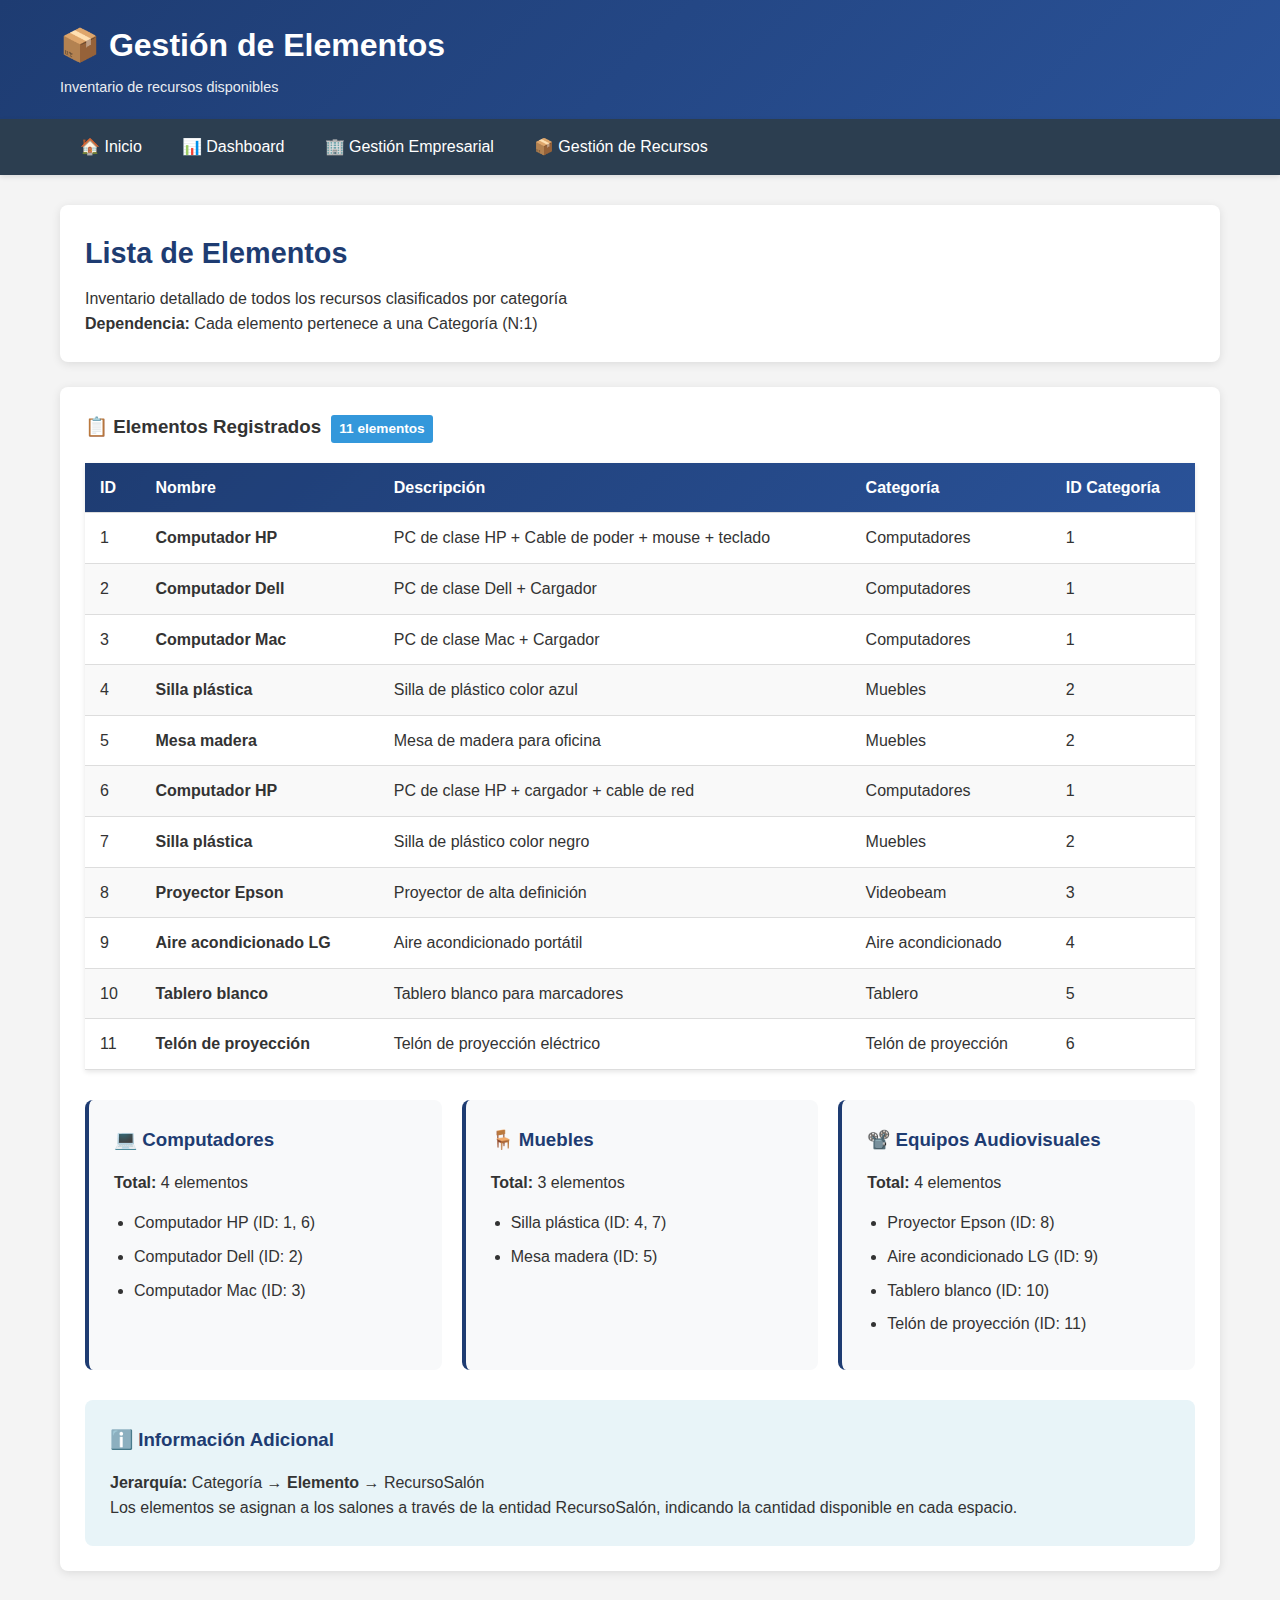
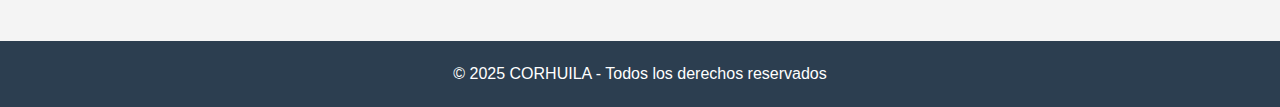
<file: 14-week/01-session/project/application/view/elemento.html>
<!DOCTYPE html>
<html lang="es">
<head>
    <meta charset="UTF-8">
    <meta name="viewport" content="width=device-width, initial-scale=1.0">
    <title>Elementos - Sistema de Gestión</title>
    <link rel="stylesheet" href="../src/css/styles.css">
</head>
<body>
    <header>
        <div class="container">
            <h1>📦 Gestión de Elementos</h1>
            <p>Inventario de recursos disponibles</p>
        </div>
    </header>

    <nav>
        <div class="container">
            <ul class="menu">
                <li><a href="../index.html">🏠 Inicio</a></li>
                <li><a href="dashboard.html">📊 Dashboard</a></li>
                <li class="dropdown">
                    <a href="#" class="dropbtn">🏢 Gestión Empresarial</a>
                    <div class="dropdown-content">
                        <a href="empresa.html">Empresa</a>
                        <a href="sede.html">Sedes</a>
                        <a href="bloque.html">Bloques</a>
                        <a href="salon.html">Salones</a>
                    </div>
                </li>
                <li class="dropdown">
                    <a href="#" class="dropbtn">📦 Gestión de Recursos</a>
                    <div class="dropdown-content">
                        <a href="categoria.html">Categorías</a>
                        <a href="elemento.html" class="active">Elementos</a>
                        <a href="recurso-salon.html">Recursos por Salón</a>
                    </div>
                </li>
            </ul>
        </div>
    </nav>

    <main>
        <div class="container">
            <div class="entity-header">
                <h2>Lista de Elementos</h2>
                <p>Inventario detallado de todos los recursos clasificados por categoría</p>
                <p><strong>Dependencia:</strong> Cada elemento pertenece a una Categoría (N:1)</p>
            </div>

            <div class="entity-content">
                <h3>📋 Elementos Registrados <span class="badge">11 elementos</span></h3>
                <table>
                    <thead>
                        <tr>
                            <th>ID</th>
                            <th>Nombre</th>
                            <th>Descripción</th>
                            <th>Categoría</th>
                            <th>ID Categoría</th>
                        </tr>
                    </thead>
                    <tbody>
                        <tr>
                            <td>1</td>
                            <td><strong>Computador HP</strong></td>
                            <td>PC de clase HP + Cable de poder + mouse + teclado</td>
                            <td>Computadores</td>
                            <td>1</td>
                        </tr>
                        <tr>
                            <td>2</td>
                            <td><strong>Computador Dell</strong></td>
                            <td>PC de clase Dell + Cargador</td>
                            <td>Computadores</td>
                            <td>1</td>
                        </tr>
                        <tr>
                            <td>3</td>
                            <td><strong>Computador Mac</strong></td>
                            <td>PC de clase Mac + Cargador</td>
                            <td>Computadores</td>
                            <td>1</td>
                        </tr>
                        <tr>
                            <td>4</td>
                            <td><strong>Silla plástica</strong></td>
                            <td>Silla de plástico color azul</td>
                            <td>Muebles</td>
                            <td>2</td>
                        </tr>
                        <tr>
                            <td>5</td>
                            <td><strong>Mesa madera</strong></td>
                            <td>Mesa de madera para oficina</td>
                            <td>Muebles</td>
                            <td>2</td>
                        </tr>
                        <tr>
                            <td>6</td>
                            <td><strong>Computador HP</strong></td>
                            <td>PC de clase HP + cargador + cable de red</td>
                            <td>Computadores</td>
                            <td>1</td>
                        </tr>
                        <tr>
                            <td>7</td>
                            <td><strong>Silla plástica</strong></td>
                            <td>Silla de plástico color negro</td>
                            <td>Muebles</td>
                            <td>2</td>
                        </tr>
                        <tr>
                            <td>8</td>
                            <td><strong>Proyector Epson</strong></td>
                            <td>Proyector de alta definición</td>
                            <td>Videobeam</td>
                            <td>3</td>
                        </tr>
                        <tr>
                            <td>9</td>
                            <td><strong>Aire acondicionado LG</strong></td>
                            <td>Aire acondicionado portátil</td>
                            <td>Aire acondicionado</td>
                            <td>4</td>
                        </tr>
                        <tr>
                            <td>10</td>
                            <td><strong>Tablero blanco</strong></td>
                            <td>Tablero blanco para marcadores</td>
                            <td>Tablero</td>
                            <td>5</td>
                        </tr>
                        <tr>
                            <td>11</td>
                            <td><strong>Telón de proyección</strong></td>
                            <td>Telón de proyección eléctrico</td>
                            <td>Telón de proyección</td>
                            <td>6</td>
                        </tr>
                    </tbody>
                </table>

                <div class="cards-grid" style="margin-top: 30px;">
                    <div class="card">
                        <h3>💻 Computadores</h3>
                        <p><strong>Total:</strong> 4 elementos</p>
                        <ul>
                            <li>Computador HP (ID: 1, 6)</li>
                            <li>Computador Dell (ID: 2)</li>
                            <li>Computador Mac (ID: 3)</li>
                        </ul>
                    </div>

                    <div class="card">
                        <h3>🪑 Muebles</h3>
                        <p><strong>Total:</strong> 3 elementos</p>
                        <ul>
                            <li>Silla plástica (ID: 4, 7)</li>
                            <li>Mesa madera (ID: 5)</li>
                        </ul>
                    </div>

                    <div class="card">
                        <h3>📽️ Equipos Audiovisuales</h3>
                        <p><strong>Total:</strong> 4 elementos</p>
                        <ul>
                            <li>Proyector Epson (ID: 8)</li>
                            <li>Aire acondicionado LG (ID: 9)</li>
                            <li>Tablero blanco (ID: 10)</li>
                            <li>Telón de proyección (ID: 11)</li>
                        </ul>
                    </div>
                </div>

                <div class="info-section" style="margin-top: 20px;">
                    <h3>ℹ️ Información Adicional</h3>
                    <p><strong>Jerarquía:</strong> Categoría → <strong>Elemento</strong> → RecursoSalón</p>
                    <p>Los elementos se asignan a los salones a través de la entidad RecursoSalón, indicando la cantidad disponible en cada espacio.</p>
                </div>
            </div>
        </div>
    </main>

    <footer>
        <div class="container">
            <p>&copy; 2025 CORHUILA - Todos los derechos reservados</p>
        </div>
    </footer>
</body>
</html>
</file>
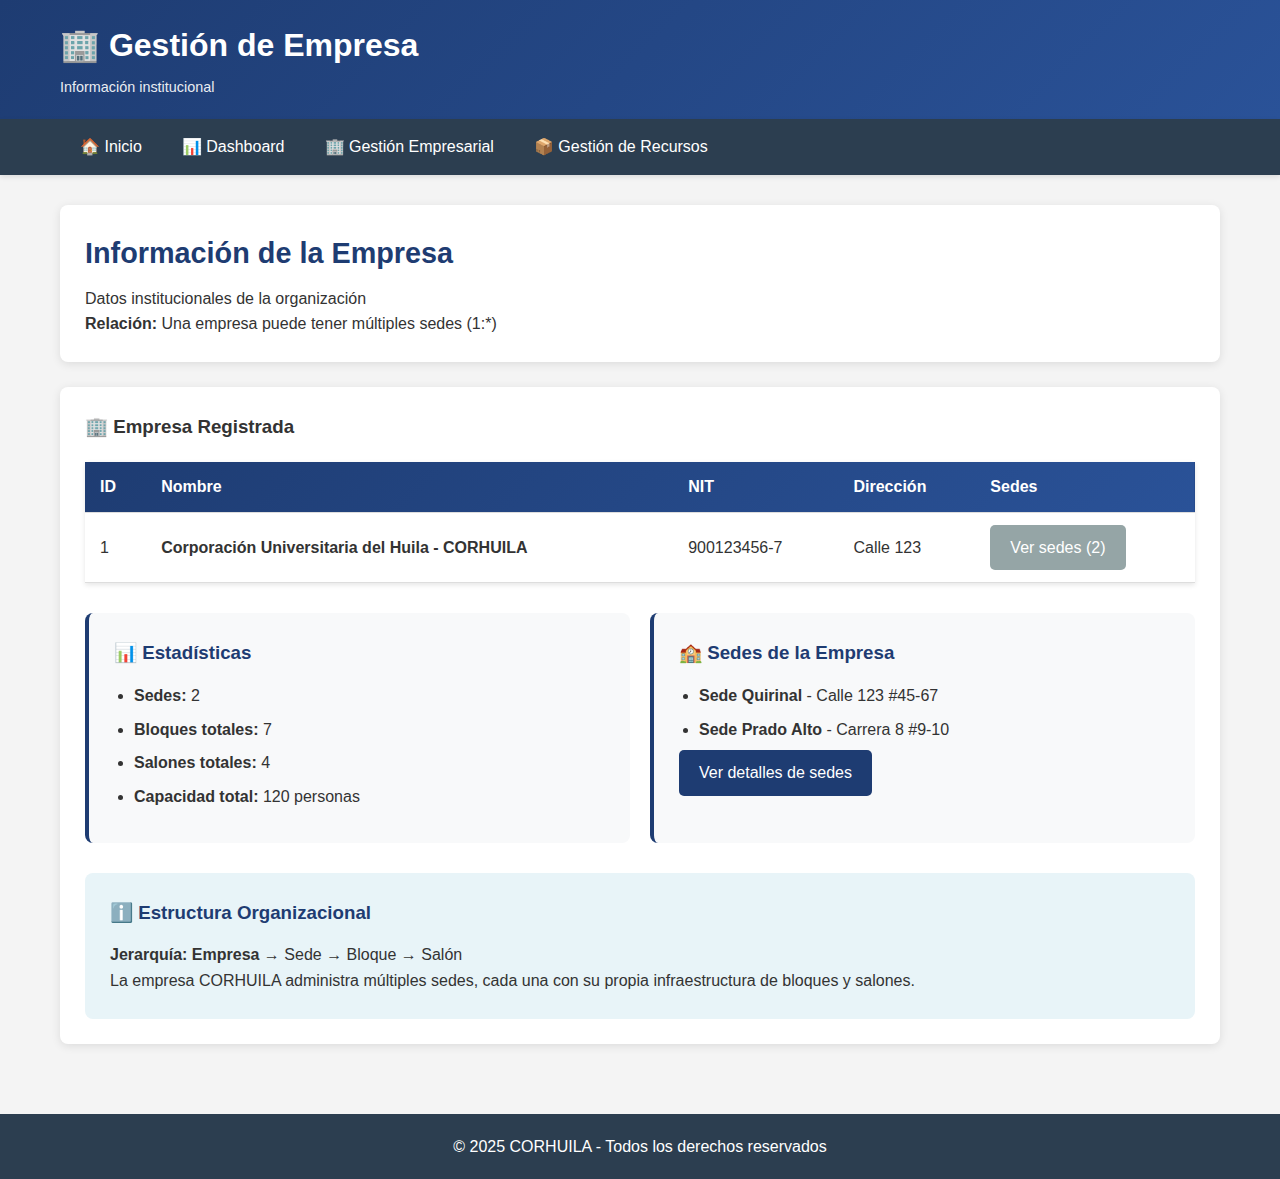
<file: 14-week/01-session/project/application/view/empresa.html>
<!DOCTYPE html>
<html lang="es">
<head>
    <meta charset="UTF-8">
    <meta name="viewport" content="width=device-width, initial-scale=1.0">
    <title>Empresa - Sistema de Gestión</title>
    <link rel="stylesheet" href="../src/css/styles.css">
</head>
<body>
    <header>
        <div class="container">
            <h1>🏢 Gestión de Empresa</h1>
            <p>Información institucional</p>
        </div>
    </header>

    <nav>
        <div class="container">
            <ul class="menu">
                <li><a href="../index.html">🏠 Inicio</a></li>
                <li><a href="dashboard.html">📊 Dashboard</a></li>
                <li class="dropdown">
                    <a href="#" class="dropbtn">🏢 Gestión Empresarial</a>
                    <div class="dropdown-content">
                        <a href="empresa.html" class="active">Empresa</a>
                        <a href="sede.html">Sedes</a>
                        <a href="bloque.html">Bloques</a>
                        <a href="salon.html">Salones</a>
                    </div>
                </li>
                <li class="dropdown">
                    <a href="#" class="dropbtn">📦 Gestión de Recursos</a>
                    <div class="dropdown-content">
                        <a href="categoria.html">Categorías</a>
                        <a href="elemento.html">Elementos</a>
                        <a href="recurso-salon.html">Recursos por Salón</a>
                    </div>
                </li>
            </ul>
        </div>
    </nav>

    <main>
        <div class="container">
            <div class="entity-header">
                <h2>Información de la Empresa</h2>
                <p>Datos institucionales de la organización</p>
                <p><strong>Relación:</strong> Una empresa puede tener múltiples sedes (1:*)</p>
            </div>

            <div class="entity-content">
                <h3>🏢 Empresa Registrada</h3>
                <table>
                    <thead>
                        <tr>
                            <th>ID</th>
                            <th>Nombre</th>
                            <th>NIT</th>
                            <th>Dirección</th>
                            <th>Sedes</th>
                        </tr>
                    </thead>
                    <tbody>
                        <tr>
                            <td>1</td>
                            <td><strong>Corporación Universitaria del Huila - CORHUILA</strong></td>
                            <td>900123456-7</td>
                            <td>Calle 123</td>
                            <td>
                                <a href="sede.html" class="btn btn-secondary">Ver sedes (2)</a>
                            </td>
                        </tr>
                    </tbody>
                </table>

                <div class="cards-grid" style="margin-top: 30px;">
                    <div class="card">
                        <h3>📊 Estadísticas</h3>
                        <ul>
                            <li><strong>Sedes:</strong> 2</li>
                            <li><strong>Bloques totales:</strong> 7</li>
                            <li><strong>Salones totales:</strong> 4</li>
                            <li><strong>Capacidad total:</strong> 120 personas</li>
                        </ul>
                    </div>

                    <div class="card">
                        <h3>🏫 Sedes de la Empresa</h3>
                        <ul>
                            <li><strong>Sede Quirinal</strong> - Calle 123 #45-67</li>
                            <li><strong>Sede Prado Alto</strong> - Carrera 8 #9-10</li>
                        </ul>
                        <a href="sede.html" class="btn">Ver detalles de sedes</a>
                    </div>
                </div>

                <div class="info-section" style="margin-top: 30px;">
                    <h3>ℹ️ Estructura Organizacional</h3>
                    <p><strong>Jerarquía:</strong> <strong>Empresa</strong> → Sede → Bloque → Salón</p>
                    <p>La empresa CORHUILA administra múltiples sedes, cada una con su propia infraestructura de bloques y salones.</p>
                </div>
            </div>
        </div>
    </main>

    <footer>
        <div class="container">
            <p>&copy; 2025 CORHUILA - Todos los derechos reservados</p>
        </div>
    </footer>
</body>
</html>
</file>
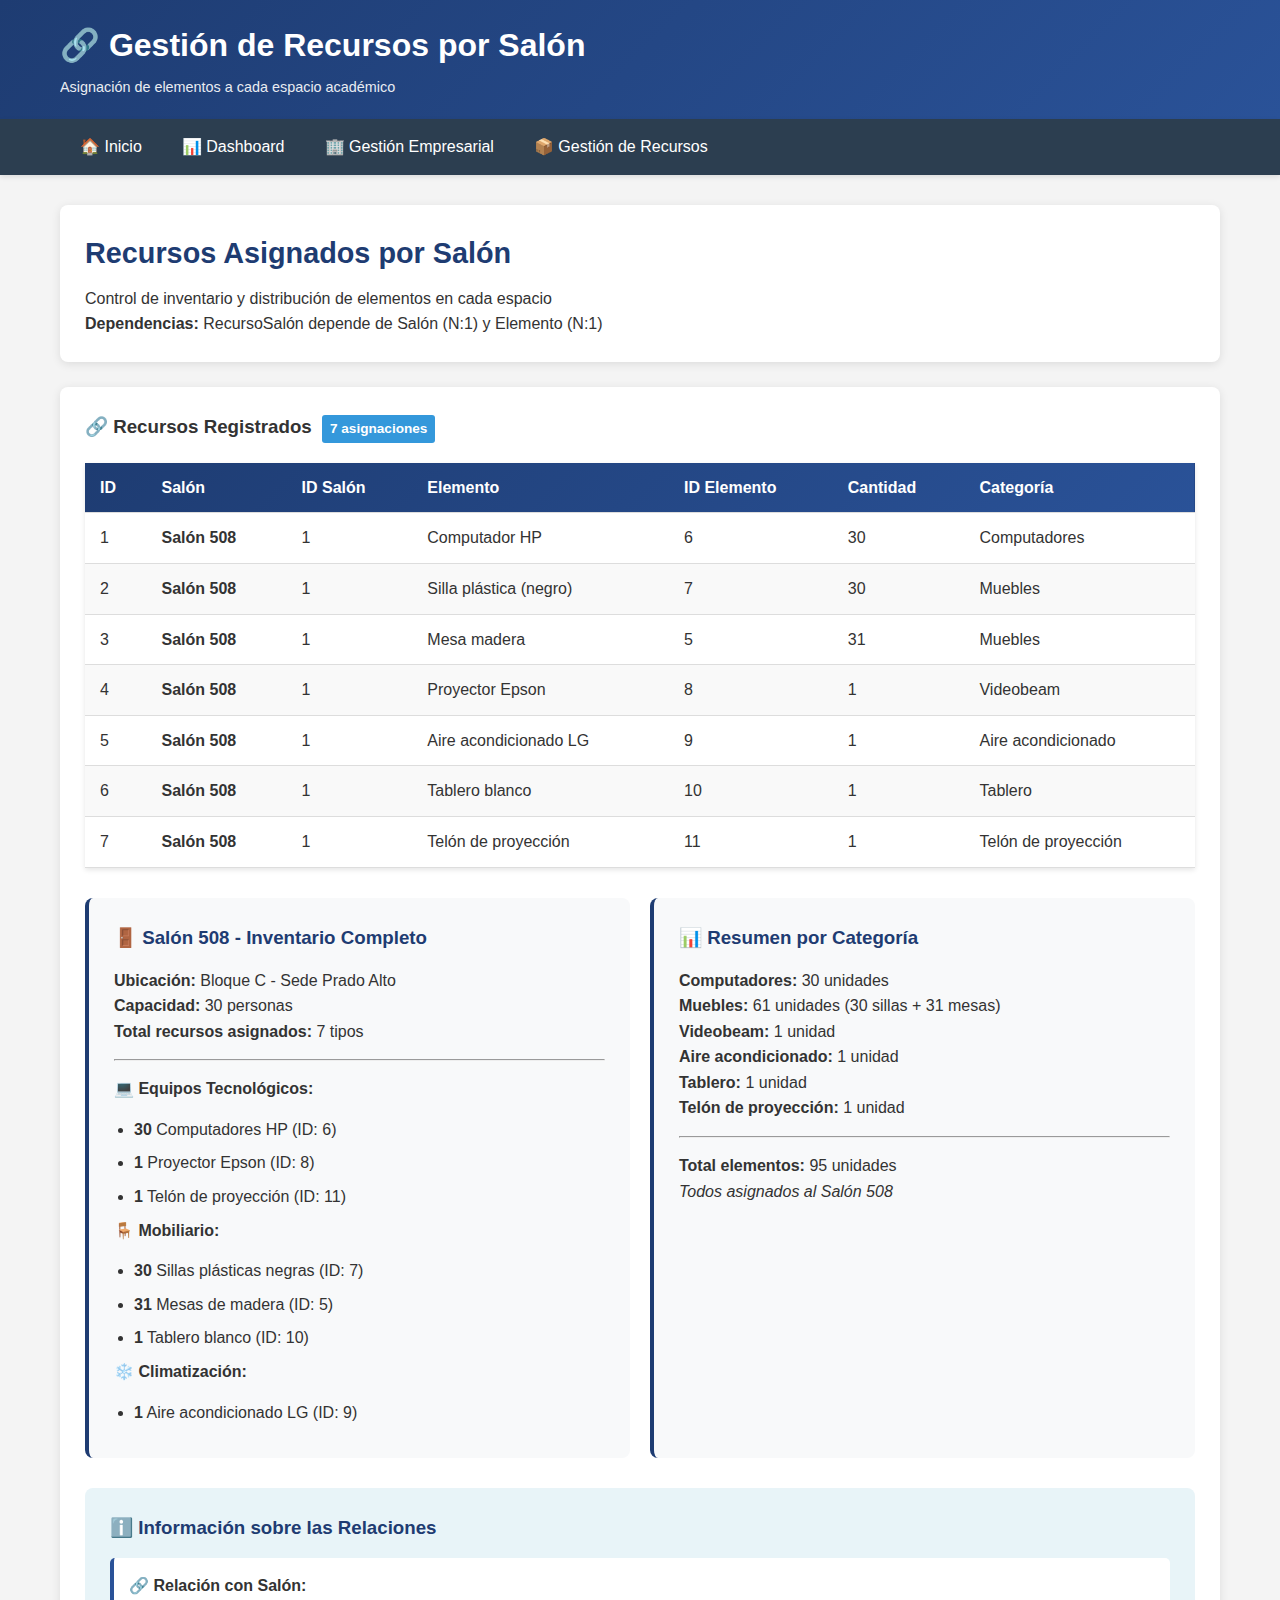
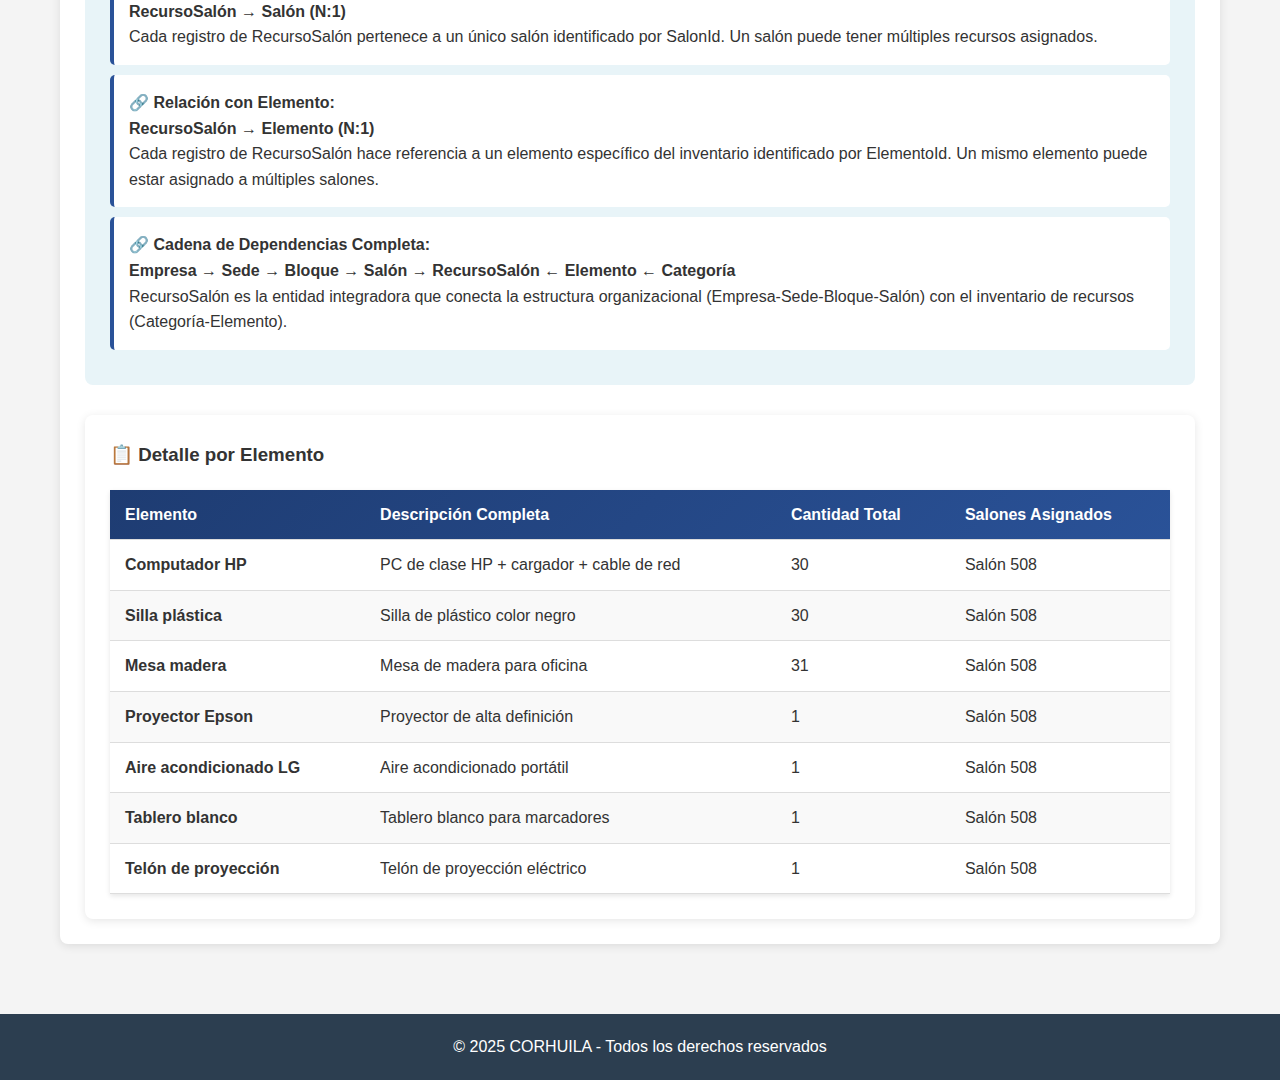
<file: 14-week/01-session/project/application/view/recurso-salon.html>
<!DOCTYPE html>
<html lang="es">
<head>
    <meta charset="UTF-8">
    <meta name="viewport" content="width=device-width, initial-scale=1.0">
    <title>Recursos por Salón - Sistema de Gestión</title>
    <link rel="stylesheet" href="../src/css/styles.css">
</head>
<body>
    <header>
        <div class="container">
            <h1>🔗 Gestión de Recursos por Salón</h1>
            <p>Asignación de elementos a cada espacio académico</p>
        </div>
    </header>

    <nav>
        <div class="container">
            <ul class="menu">
                <li><a href="../index.html">🏠 Inicio</a></li>
                <li><a href="dashboard.html">📊 Dashboard</a></li>
                <li class="dropdown">
                    <a href="#" class="dropbtn">🏢 Gestión Empresarial</a>
                    <div class="dropdown-content">
                        <a href="empresa.html">Empresa</a>
                        <a href="sede.html">Sedes</a>
                        <a href="bloque.html">Bloques</a>
                        <a href="salon.html">Salones</a>
                    </div>
                </li>
                <li class="dropdown">
                    <a href="#" class="dropbtn">📦 Gestión de Recursos</a>
                    <div class="dropdown-content">
                        <a href="categoria.html">Categorías</a>
                        <a href="elemento.html">Elementos</a>
                        <a href="recurso-salon.html" class="active">Recursos por Salón</a>
                    </div>
                </li>
            </ul>
        </div>
    </nav>

    <main>
        <div class="container">
            <div class="entity-header">
                <h2>Recursos Asignados por Salón</h2>
                <p>Control de inventario y distribución de elementos en cada espacio</p>
                <p><strong>Dependencias:</strong> RecursoSalón depende de Salón (N:1) y Elemento (N:1)</p>
            </div>

            <div class="entity-content">
                <h3>🔗 Recursos Registrados <span class="badge">7 asignaciones</span></h3>
                <table>
                    <thead>
                        <tr>
                            <th>ID</th>
                            <th>Salón</th>
                            <th>ID Salón</th>
                            <th>Elemento</th>
                            <th>ID Elemento</th>
                            <th>Cantidad</th>
                            <th>Categoría</th>
                        </tr>
                    </thead>
                    <tbody>
                        <tr>
                            <td>1</td>
                            <td><strong>Salón 508</strong></td>
                            <td>1</td>
                            <td>Computador HP</td>
                            <td>6</td>
                            <td>30</td>
                            <td>Computadores</td>
                        </tr>
                        <tr>
                            <td>2</td>
                            <td><strong>Salón 508</strong></td>
                            <td>1</td>
                            <td>Silla plástica (negro)</td>
                            <td>7</td>
                            <td>30</td>
                            <td>Muebles</td>
                        </tr>
                        <tr>
                            <td>3</td>
                            <td><strong>Salón 508</strong></td>
                            <td>1</td>
                            <td>Mesa madera</td>
                            <td>5</td>
                            <td>31</td>
                            <td>Muebles</td>
                        </tr>
                        <tr>
                            <td>4</td>
                            <td><strong>Salón 508</strong></td>
                            <td>1</td>
                            <td>Proyector Epson</td>
                            <td>8</td>
                            <td>1</td>
                            <td>Videobeam</td>
                        </tr>
                        <tr>
                            <td>5</td>
                            <td><strong>Salón 508</strong></td>
                            <td>1</td>
                            <td>Aire acondicionado LG</td>
                            <td>9</td>
                            <td>1</td>
                            <td>Aire acondicionado</td>
                        </tr>
                        <tr>
                            <td>6</td>
                            <td><strong>Salón 508</strong></td>
                            <td>1</td>
                            <td>Tablero blanco</td>
                            <td>10</td>
                            <td>1</td>
                            <td>Tablero</td>
                        </tr>
                        <tr>
                            <td>7</td>
                            <td><strong>Salón 508</strong></td>
                            <td>1</td>
                            <td>Telón de proyección</td>
                            <td>11</td>
                            <td>1</td>
                            <td>Telón de proyección</td>
                        </tr>
                    </tbody>
                </table>

                <div class="cards-grid" style="margin-top: 30px;">
                    <div class="card">
                        <h3>🚪 Salón 508 - Inventario Completo</h3>
                        <p><strong>Ubicación:</strong> Bloque C - Sede Prado Alto</p>
                        <p><strong>Capacidad:</strong> 30 personas</p>
                        <p><strong>Total recursos asignados:</strong> 7 tipos</p>
                        <hr style="margin: 15px 0;">
                        <h4>💻 Equipos Tecnológicos:</h4>
                        <ul>
                            <li><strong>30</strong> Computadores HP (ID: 6)</li>
                            <li><strong>1</strong> Proyector Epson (ID: 8)</li>
                            <li><strong>1</strong> Telón de proyección (ID: 11)</li>
                        </ul>
                        <h4>🪑 Mobiliario:</h4>
                        <ul>
                            <li><strong>30</strong> Sillas plásticas negras (ID: 7)</li>
                            <li><strong>31</strong> Mesas de madera (ID: 5)</li>
                            <li><strong>1</strong> Tablero blanco (ID: 10)</li>
                        </ul>
                        <h4>❄️ Climatización:</h4>
                        <ul>
                            <li><strong>1</strong> Aire acondicionado LG (ID: 9)</li>
                        </ul>
                    </div>

                    <div class="card">
                        <h3>📊 Resumen por Categoría</h3>
                        <p><strong>Computadores:</strong> 30 unidades</p>
                        <p><strong>Muebles:</strong> 61 unidades (30 sillas + 31 mesas)</p>
                        <p><strong>Videobeam:</strong> 1 unidad</p>
                        <p><strong>Aire acondicionado:</strong> 1 unidad</p>
                        <p><strong>Tablero:</strong> 1 unidad</p>
                        <p><strong>Telón de proyección:</strong> 1 unidad</p>
                        <hr style="margin: 15px 0;">
                        <p><strong>Total elementos:</strong> 95 unidades</p>
                        <p><em>Todos asignados al Salón 508</em></p>
                    </div>
                </div>

                <div class="info-section" style="margin-top: 30px;">
                    <h3>ℹ️ Información sobre las Relaciones</h3>
                    
                    <div class="hierarchy-item">
                        <h4>🔗 Relación con Salón:</h4>
                        <p><strong>RecursoSalón → Salón (N:1)</strong></p>
                        <p>Cada registro de RecursoSalón pertenece a un único salón identificado por SalonId. Un salón puede tener múltiples recursos asignados.</p>
                    </div>

                    <div class="hierarchy-item">
                        <h4>🔗 Relación con Elemento:</h4>
                        <p><strong>RecursoSalón → Elemento (N:1)</strong></p>
                        <p>Cada registro de RecursoSalón hace referencia a un elemento específico del inventario identificado por ElementoId. Un mismo elemento puede estar asignado a múltiples salones.</p>
                    </div>

                    <div class="hierarchy-item">
                        <h4>🔗 Cadena de Dependencias Completa:</h4>
                        <p><strong>Empresa → Sede → Bloque → Salón → RecursoSalón ← Elemento ← Categoría</strong></p>
                        <p>RecursoSalón es la entidad integradora que conecta la estructura organizacional (Empresa-Sede-Bloque-Salón) con el inventario de recursos (Categoría-Elemento).</p>
                    </div>
                </div>

                <div class="entity-content" style="margin-top: 30px;">
                    <h3>📋 Detalle por Elemento</h3>
                    <table>
                        <thead>
                            <tr>
                                <th>Elemento</th>
                                <th>Descripción Completa</th>
                                <th>Cantidad Total</th>
                                <th>Salones Asignados</th>
                            </tr>
                        </thead>
                        <tbody>
                            <tr>
                                <td><strong>Computador HP</strong></td>
                                <td>PC de clase HP + cargador + cable de red</td>
                                <td>30</td>
                                <td>Salón 508</td>
                            </tr>
                            <tr>
                                <td><strong>Silla plástica</strong></td>
                                <td>Silla de plástico color negro</td>
                                <td>30</td>
                                <td>Salón 508</td>
                            </tr>
                            <tr>
                                <td><strong>Mesa madera</strong></td>
                                <td>Mesa de madera para oficina</td>
                                <td>31</td>
                                <td>Salón 508</td>
                            </tr>
                            <tr>
                                <td><strong>Proyector Epson</strong></td>
                                <td>Proyector de alta definición</td>
                                <td>1</td>
                                <td>Salón 508</td>
                            </tr>
                            <tr>
                                <td><strong>Aire acondicionado LG</strong></td>
                                <td>Aire acondicionado portátil</td>
                                <td>1</td>
                                <td>Salón 508</td>
                            </tr>
                            <tr>
                                <td><strong>Tablero blanco</strong></td>
                                <td>Tablero blanco para marcadores</td>
                                <td>1</td>
                                <td>Salón 508</td>
                            </tr>
                            <tr>
                                <td><strong>Telón de proyección</strong></td>
                                <td>Telón de proyección eléctrico</td>
                                <td>1</td>
                                <td>Salón 508</td>
                            </tr>
                        </tbody>
                    </table>
                </div>
            </div>
        </div>
    </main>

    <footer>
        <div class="container">
            <p>&copy; 2025 CORHUILA - Todos los derechos reservados</p>
        </div>
    </footer>
</body>
</html>
</file>
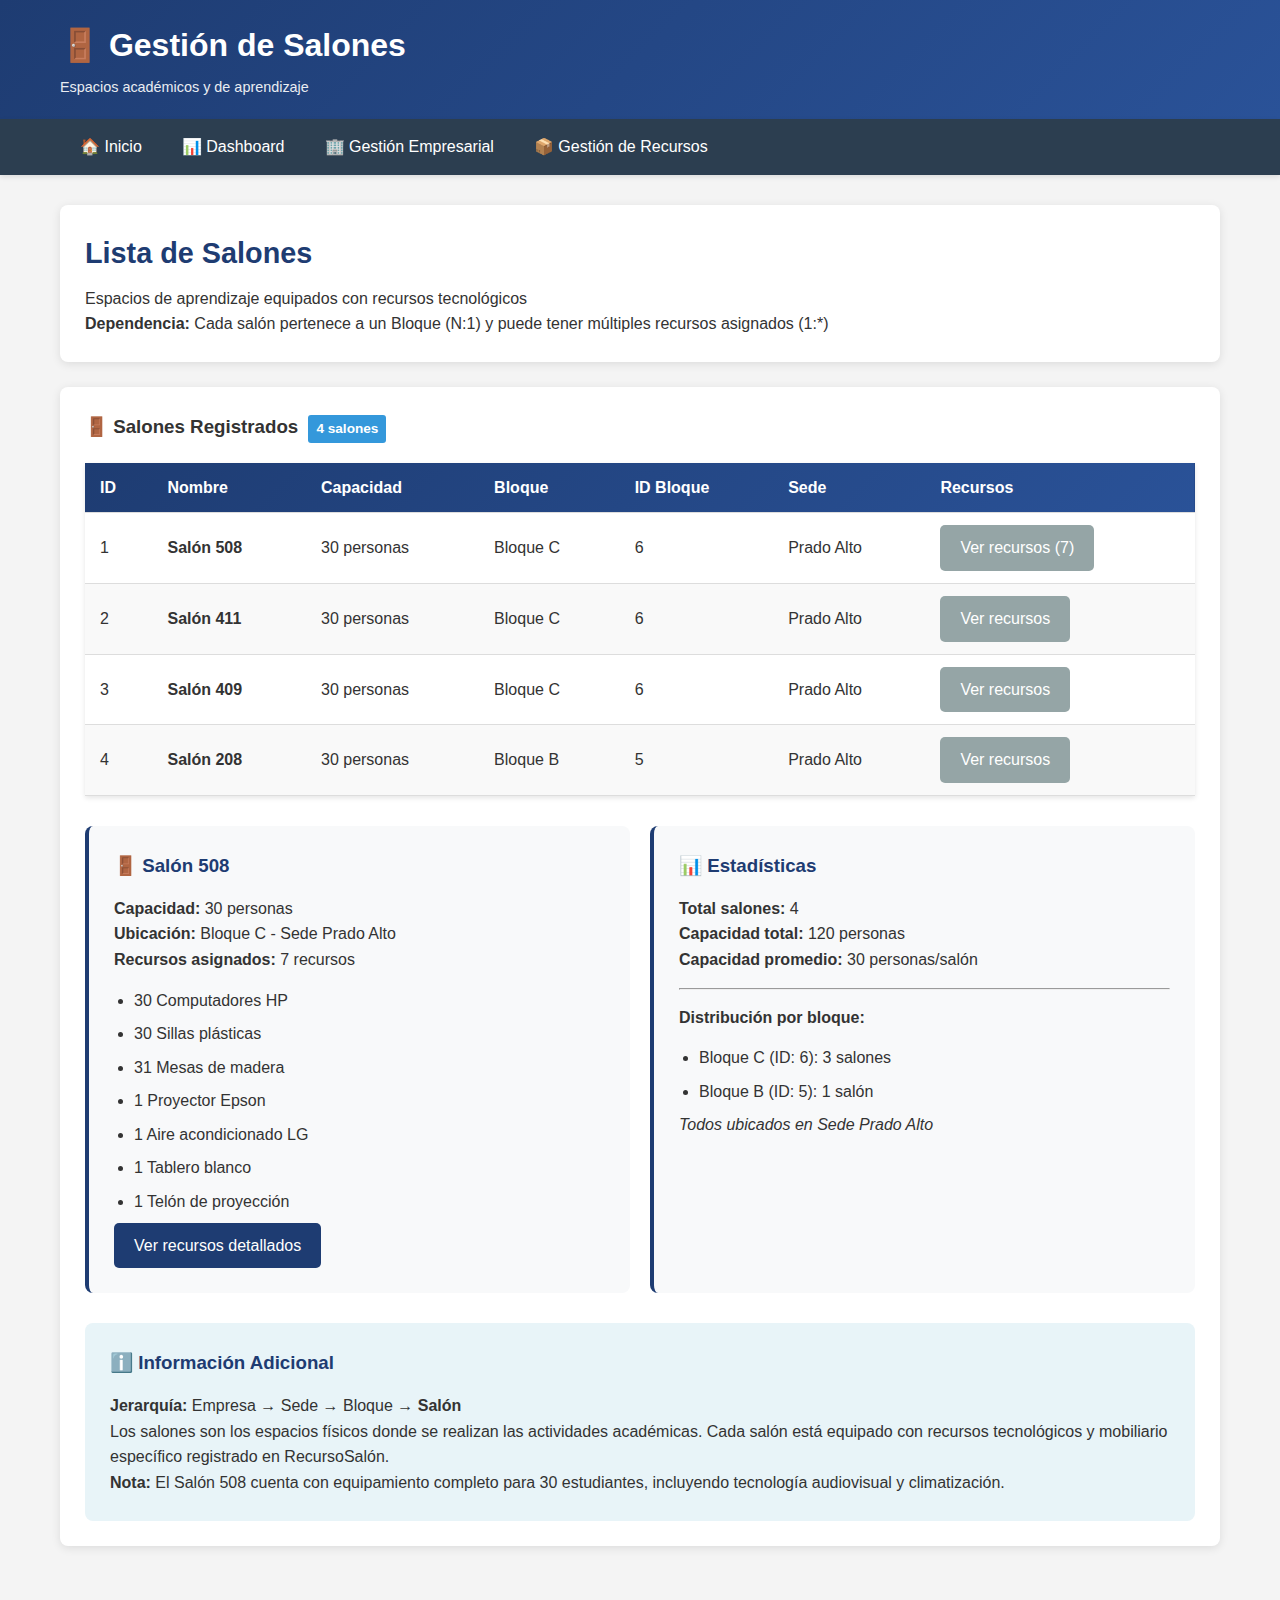
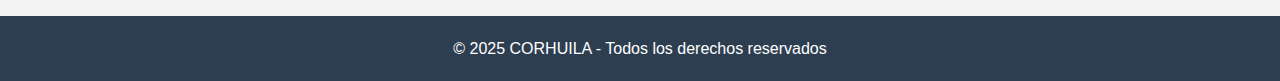
<file: 14-week/01-session/project/application/view/salon.html>
<!DOCTYPE html>
<html lang="es">
<head>
    <meta charset="UTF-8">
    <meta name="viewport" content="width=device-width, initial-scale=1.0">
    <title>Salones - Sistema de Gestión</title>
    <link rel="stylesheet" href="../src/css/styles.css">
</head>
<body>
    <header>
        <div class="container">
            <h1>🚪 Gestión de Salones</h1>
            <p>Espacios académicos y de aprendizaje</p>
        </div>
    </header>

    <nav>
        <div class="container">
            <ul class="menu">
                <li><a href="../index.html">🏠 Inicio</a></li>
                <li><a href="dashboard.html">📊 Dashboard</a></li>
                <li class="dropdown">
                    <a href="#" class="dropbtn">🏢 Gestión Empresarial</a>
                    <div class="dropdown-content">
                        <a href="empresa.html">Empresa</a>
                        <a href="sede.html">Sedes</a>
                        <a href="bloque.html">Bloques</a>
                        <a href="salon.html" class="active">Salones</a>
                    </div>
                </li>
                <li class="dropdown">
                    <a href="#" class="dropbtn">📦 Gestión de Recursos</a>
                    <div class="dropdown-content">
                        <a href="categoria.html">Categorías</a>
                        <a href="elemento.html">Elementos</a>
                        <a href="recurso-salon.html">Recursos por Salón</a>
                    </div>
                </li>
            </ul>
        </div>
    </nav>

    <main>
        <div class="container">
            <div class="entity-header">
                <h2>Lista de Salones</h2>
                <p>Espacios de aprendizaje equipados con recursos tecnológicos</p>
                <p><strong>Dependencia:</strong> Cada salón pertenece a un Bloque (N:1) y puede tener múltiples recursos asignados (1:*)</p>
            </div>

            <div class="entity-content">
                <h3>🚪 Salones Registrados <span class="badge">4 salones</span></h3>
                <table>
                    <thead>
                        <tr>
                            <th>ID</th>
                            <th>Nombre</th>
                            <th>Capacidad</th>
                            <th>Bloque</th>
                            <th>ID Bloque</th>
                            <th>Sede</th>
                            <th>Recursos</th>
                        </tr>
                    </thead>
                    <tbody>
                        <tr>
                            <td>1</td>
                            <td><strong>Salón 508</strong></td>
                            <td>30 personas</td>
                            <td>Bloque C</td>
                            <td>6</td>
                            <td>Prado Alto</td>
                            <td>
                                <a href="recurso-salon.html" class="btn btn-secondary">Ver recursos (7)</a>
                            </td>
                        </tr>
                        <tr>
                            <td>2</td>
                            <td><strong>Salón 411</strong></td>
                            <td>30 personas</td>
                            <td>Bloque C</td>
                            <td>6</td>
                            <td>Prado Alto</td>
                            <td>
                                <a href="recurso-salon.html" class="btn btn-secondary">Ver recursos</a>
                            </td>
                        </tr>
                        <tr>
                            <td>3</td>
                            <td><strong>Salón 409</strong></td>
                            <td>30 personas</td>
                            <td>Bloque C</td>
                            <td>6</td>
                            <td>Prado Alto</td>
                            <td>
                                <a href="recurso-salon.html" class="btn btn-secondary">Ver recursos</a>
                            </td>
                        </tr>
                        <tr>
                            <td>4</td>
                            <td><strong>Salón 208</strong></td>
                            <td>30 personas</td>
                            <td>Bloque B</td>
                            <td>5</td>
                            <td>Prado Alto</td>
                            <td>
                                <a href="recurso-salon.html" class="btn btn-secondary">Ver recursos</a>
                            </td>
                        </tr>
                    </tbody>
                </table>

                <div class="cards-grid" style="margin-top: 30px;">
                    <div class="card">
                        <h3>🚪 Salón 508</h3>
                        <p><strong>Capacidad:</strong> 30 personas</p>
                        <p><strong>Ubicación:</strong> Bloque C - Sede Prado Alto</p>
                        <p><strong>Recursos asignados:</strong> 7 recursos</p>
                        <ul>
                            <li>30 Computadores HP</li>
                            <li>30 Sillas plásticas</li>
                            <li>31 Mesas de madera</li>
                            <li>1 Proyector Epson</li>
                            <li>1 Aire acondicionado LG</li>
                            <li>1 Tablero blanco</li>
                            <li>1 Telón de proyección</li>
                        </ul>
                        <a href="recurso-salon.html" class="btn">Ver recursos detallados</a>
                    </div>

                    <div class="card">
                        <h3>📊 Estadísticas</h3>
                        <p><strong>Total salones:</strong> 4</p>
                        <p><strong>Capacidad total:</strong> 120 personas</p>
                        <p><strong>Capacidad promedio:</strong> 30 personas/salón</p>
                        <hr style="margin: 15px 0;">
                        <p><strong>Distribución por bloque:</strong></p>
                        <ul>
                            <li>Bloque C (ID: 6): 3 salones</li>
                            <li>Bloque B (ID: 5): 1 salón</li>
                        </ul>
                        <p><em>Todos ubicados en Sede Prado Alto</em></p>
                    </div>
                </div>

                <div class="info-section" style="margin-top: 30px;">
                    <h3>ℹ️ Información Adicional</h3>
                    <p><strong>Jerarquía:</strong> Empresa → Sede → Bloque → <strong>Salón</strong></p>
                    <p>Los salones son los espacios físicos donde se realizan las actividades académicas. Cada salón está equipado con recursos tecnológicos y mobiliario específico registrado en RecursoSalón.</p>
                    <p><strong>Nota:</strong> El Salón 508 cuenta con equipamiento completo para 30 estudiantes, incluyendo tecnología audiovisual y climatización.</p>
                </div>
            </div>
        </div>
    </main>

    <footer>
        <div class="container">
            <p>&copy; 2025 CORHUILA - Todos los derechos reservados</p>
        </div>
    </footer>
</body>
</html>
</file>
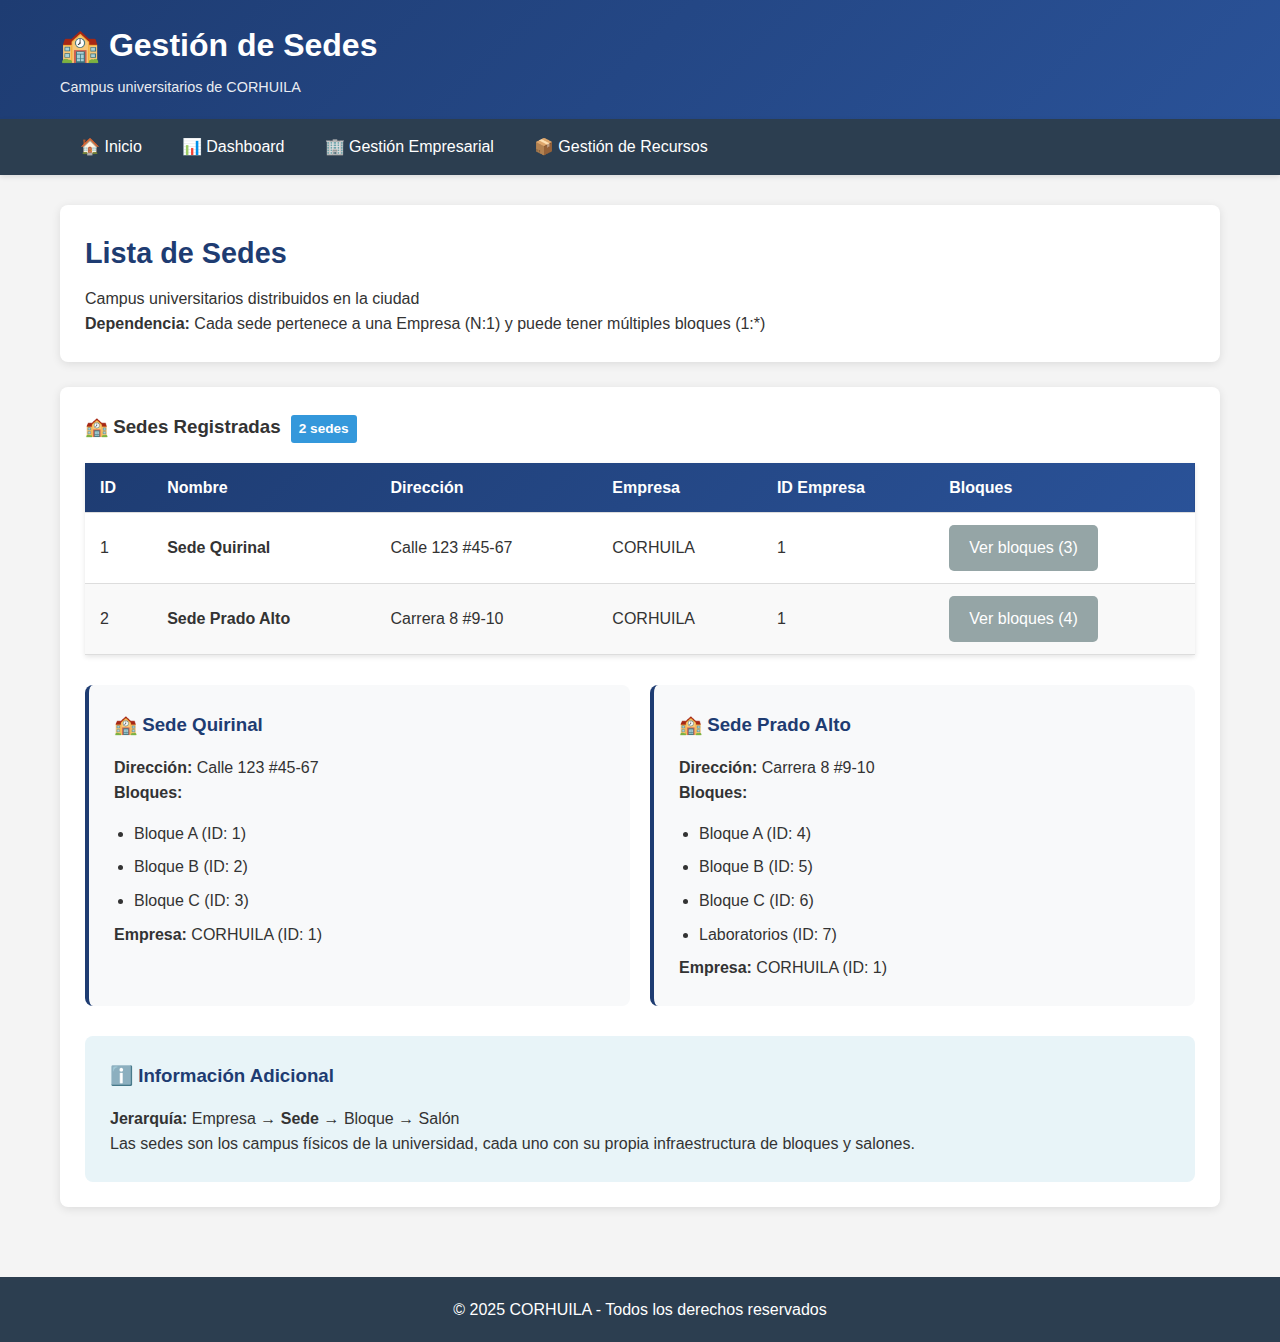
<file: 14-week/01-session/project/application/view/sede.html>
<!DOCTYPE html>
<html lang="es">
<head>
    <meta charset="UTF-8">
    <meta name="viewport" content="width=device-width, initial-scale=1.0">
    <title>Sedes - Sistema de Gestión</title>
    <link rel="stylesheet" href="../src/css/styles.css">
</head>
<body>
    <header>
        <div class="container">
            <h1>🏫 Gestión de Sedes</h1>
            <p>Campus universitarios de CORHUILA</p>
        </div>
    </header>

    <nav>
        <div class="container">
            <ul class="menu">
                <li><a href="../index.html">🏠 Inicio</a></li>
                <li><a href="dashboard.html">📊 Dashboard</a></li>
                <li class="dropdown">
                    <a href="#" class="dropbtn">🏢 Gestión Empresarial</a>
                    <div class="dropdown-content">
                        <a href="empresa.html">Empresa</a>
                        <a href="sede.html" class="active">Sedes</a>
                        <a href="bloque.html">Bloques</a>
                        <a href="salon.html">Salones</a>
                    </div>
                </li>
                <li class="dropdown">
                    <a href="#" class="dropbtn">📦 Gestión de Recursos</a>
                    <div class="dropdown-content">
                        <a href="categoria.html">Categorías</a>
                        <a href="elemento.html">Elementos</a>
                        <a href="recurso-salon.html">Recursos por Salón</a>
                    </div>
                </li>
            </ul>
        </div>
    </nav>

    <main>
        <div class="container">
            <div class="entity-header">
                <h2>Lista de Sedes</h2>
                <p>Campus universitarios distribuidos en la ciudad</p>
                <p><strong>Dependencia:</strong> Cada sede pertenece a una Empresa (N:1) y puede tener múltiples bloques (1:*)</p>
            </div>

            <div class="entity-content">
                <h3>🏫 Sedes Registradas <span class="badge">2 sedes</span></h3>
                <table>
                    <thead>
                        <tr>
                            <th>ID</th>
                            <th>Nombre</th>
                            <th>Dirección</th>
                            <th>Empresa</th>
                            <th>ID Empresa</th>
                            <th>Bloques</th>
                        </tr>
                    </thead>
                    <tbody>
                        <tr>
                            <td>1</td>
                            <td><strong>Sede Quirinal</strong></td>
                            <td>Calle 123 #45-67</td>
                            <td>CORHUILA</td>
                            <td>1</td>
                            <td>
                                <a href="bloque.html" class="btn btn-secondary">Ver bloques (3)</a>
                            </td>
                        </tr>
                        <tr>
                            <td>2</td>
                            <td><strong>Sede Prado Alto</strong></td>
                            <td>Carrera 8 #9-10</td>
                            <td>CORHUILA</td>
                            <td>1</td>
                            <td>
                                <a href="bloque.html" class="btn btn-secondary">Ver bloques (4)</a>
                            </td>
                        </tr>
                    </tbody>
                </table>

                <div class="cards-grid" style="margin-top: 30px;">
                    <div class="card">
                        <h3>🏫 Sede Quirinal</h3>
                        <p><strong>Dirección:</strong> Calle 123 #45-67</p>
                        <p><strong>Bloques:</strong></p>
                        <ul>
                            <li>Bloque A (ID: 1)</li>
                            <li>Bloque B (ID: 2)</li>
                            <li>Bloque C (ID: 3)</li>
                        </ul>
                        <p><strong>Empresa:</strong> CORHUILA (ID: 1)</p>
                    </div>

                    <div class="card">
                        <h3>🏫 Sede Prado Alto</h3>
                        <p><strong>Dirección:</strong> Carrera 8 #9-10</p>
                        <p><strong>Bloques:</strong></p>
                        <ul>
                            <li>Bloque A (ID: 4)</li>
                            <li>Bloque B (ID: 5)</li>
                            <li>Bloque C (ID: 6)</li>
                            <li>Laboratorios (ID: 7)</li>
                        </ul>
                        <p><strong>Empresa:</strong> CORHUILA (ID: 1)</p>
                    </div>
                </div>

                <div class="info-section" style="margin-top: 30px;">
                    <h3>ℹ️ Información Adicional</h3>
                    <p><strong>Jerarquía:</strong> Empresa → <strong>Sede</strong> → Bloque → Salón</p>
                    <p>Las sedes son los campus físicos de la universidad, cada uno con su propia infraestructura de bloques y salones.</p>
                </div>
            </div>
        </div>
    </main>

    <footer>
        <div class="container">
            <p>&copy; 2025 CORHUILA - Todos los derechos reservados</p>
        </div>
    </footer>
</body>
</html>
</file>
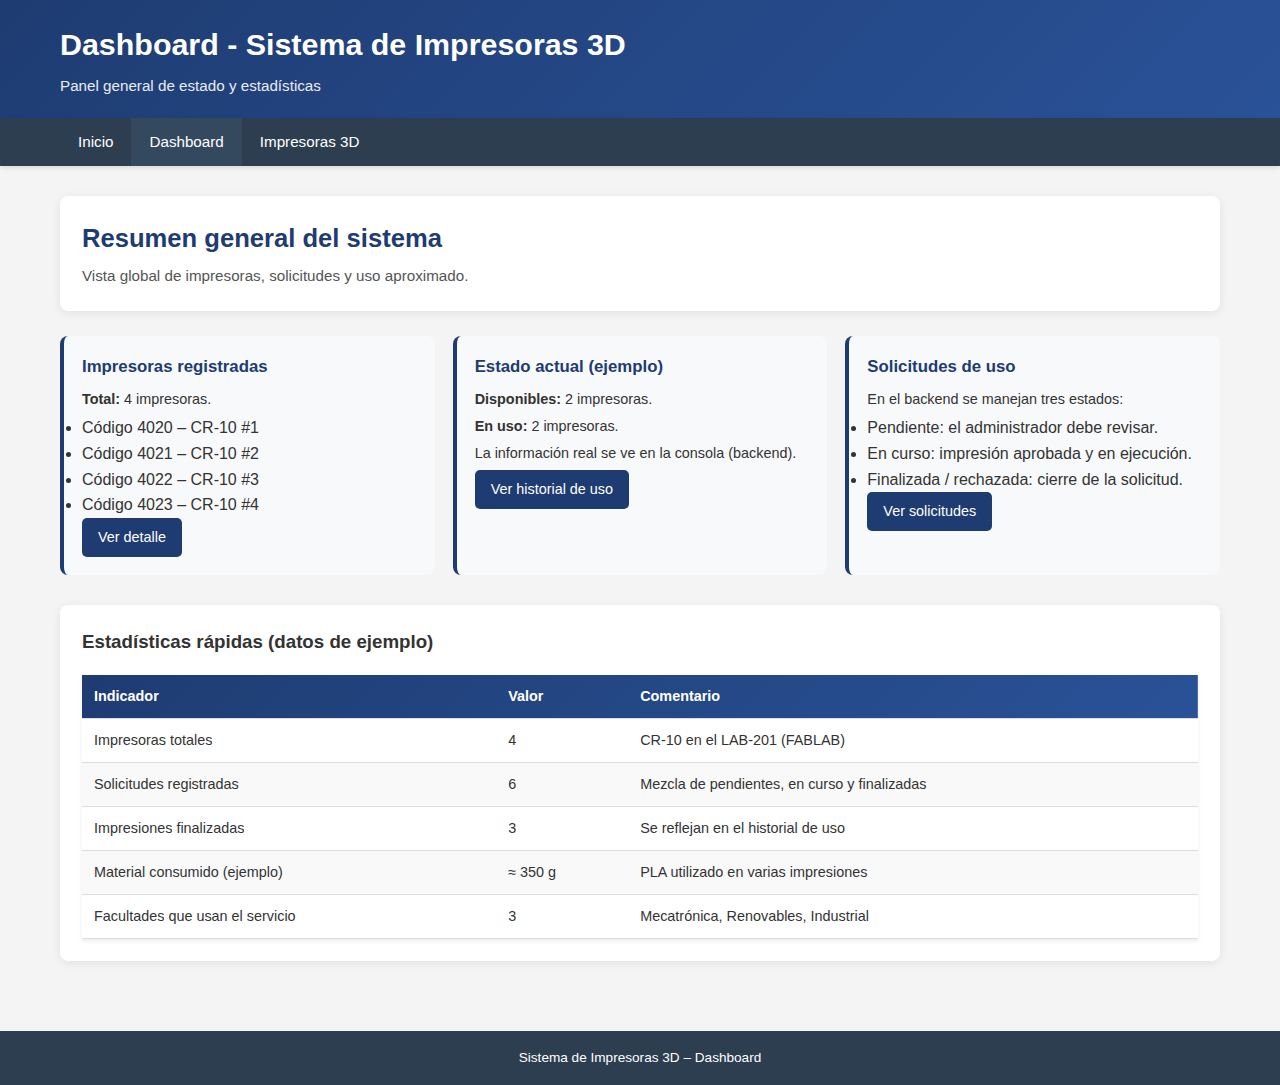
<file: 15-week/01-session/proyecto_poo_final/application/view/dashboard.html>
<!DOCTYPE html>
<html lang="es">
<head>
    <meta charset="UTF-8">
    <meta name="viewport" content="width=device-width, initial-scale=1.0">
    <title>Dashboard - Impresoras 3D</title>
    <link rel="stylesheet" href="../src/css/styles.css">
</head>
<body>
    <header>
        <div class="container">
            <h1>Dashboard - Sistema de Impresoras 3D</h1>
            <p>Panel general de estado y estadísticas</p>
        </div>
    </header>

    <nav>
        <div class="container">
            <ul class="menu">
                <li><a href="../index.html">Inicio</a></li>
                <li><a href="dashboard.html" class="active">Dashboard</a></li>
                <li class="dropdown">
                    <a href="#" class="dropbtn">Impresoras 3D</a>
                    <div class="dropdown-content">
                        <a href="impresoras.html">Listado de impresoras</a>
                        <a href="historial.html">Historial de uso</a>
                        <a href="solicitudes.html">Solicitudes de uso</a>
                    </div>
                </li>
            </ul>
        </div>
    </nav>

    <main>
        <div class="container">
            <div class="entity-header">
                <h2>Resumen general del sistema</h2>
                <p>Vista global de impresoras, solicitudes y uso aproximado.</p>
            </div>

            <div class="cards-grid">
                <div class="card">
                    <h3>Impresoras registradas</h3>
                    <p><strong>Total:</strong> 4 impresoras.</p>
                    <ul>
                        <li>Código 4020 – CR-10 #1</li>
                        <li>Código 4021 – CR-10 #2</li>
                        <li>Código 4022 – CR-10 #3</li>
                        <li>Código 4023 – CR-10 #4</li>
                    </ul>
                    <a href="impresoras.html" class="btn">Ver detalle</a>
                </div>

                <div class="card">
                    <h3>Estado actual (ejemplo)</h3>
                    <p><strong>Disponibles:</strong> 2 impresoras.</p>
                    <p><strong>En uso:</strong> 2 impresoras.</p>
                    <p>La información real se ve en la consola (backend).</p>
                    <a href="historial.html" class="btn">Ver historial de uso</a>
                </div>

                <div class="card">
                    <h3>Solicitudes de uso</h3>
                    <p>En el backend se manejan tres estados:</p>
                    <ul>
                        <li>Pendiente: el administrador debe revisar.</li>
                        <li>En curso: impresión aprobada y en ejecución.</li>
                        <li>Finalizada / rechazada: cierre de la solicitud.</li>
                    </ul>
                    <a href="solicitudes.html" class="btn">Ver solicitudes</a>
                </div>
            </div>

            <div class="entity-content" style="margin-top: 30px;">
                <h3>Estadísticas rápidas (datos de ejemplo)</h3>
                <table>
                    <thead>
                        <tr>
                            <th>Indicador</th>
                            <th>Valor</th>
                            <th>Comentario</th>
                        </tr>
                    </thead>
                    <tbody>
                        <tr>
                            <td>Impresoras totales</td>
                            <td>4</td>
                            <td>CR-10 en el LAB-201 (FABLAB)</td>
                        </tr>
                        <tr>
                            <td>Solicitudes registradas</td>
                            <td>6</td>
                            <td>Mezcla de pendientes, en curso y finalizadas</td>
                        </tr>
                        <tr>
                            <td>Impresiones finalizadas</td>
                            <td>3</td>
                            <td>Se reflejan en el historial de uso</td>
                        </tr>
                        <tr>
                            <td>Material consumido (ejemplo)</td>
                            <td>≈ 350 g</td>
                            <td>PLA utilizado en varias impresiones</td>
                        </tr>
                        <tr>
                            <td>Facultades que usan el servicio</td>
                            <td>3</td>
                            <td>Mecatrónica, Renovables, Industrial</td>
                        </tr>
                    </tbody>
                </table>
            </div>
        </div>
    </main>

    <footer>
        <div class="container">
            <p>Sistema de Impresoras 3D – Dashboard</p>
        </div>
    </footer>
</body>
</html>
</file>
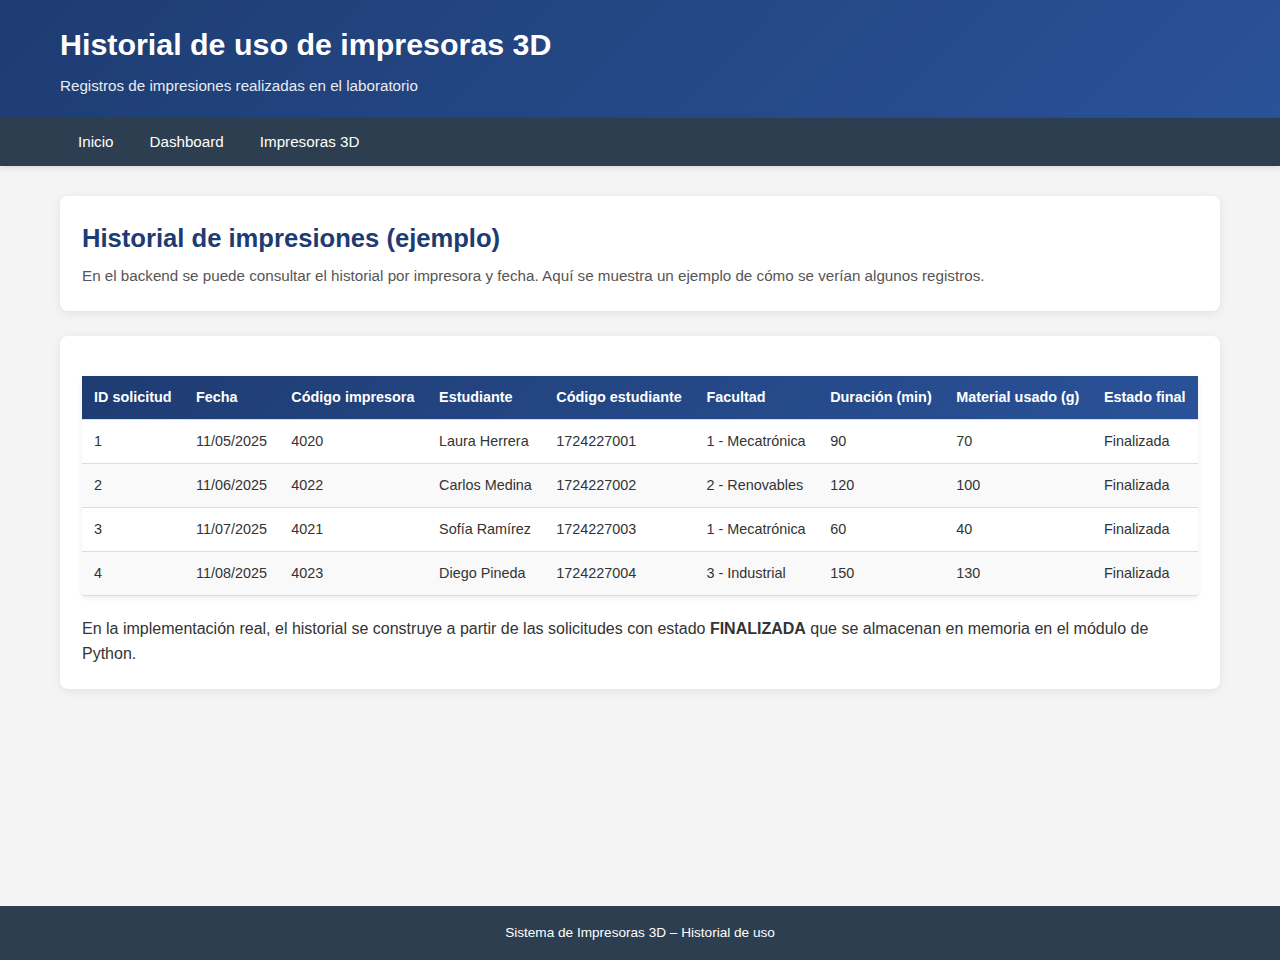
<file: 15-week/01-session/proyecto_poo_final/application/view/historial.html>
<!DOCTYPE html>
<html lang="es">
<head>
    <meta charset="UTF-8">
    <meta name="viewport" content="width=device-width, initial-scale=1.0">
    <title>Historial de uso - Impresoras 3D</title>
    <link rel="stylesheet" href="../src/css/styles.css">
</head>
<body>
    <header>
        <div class="container">
            <h1>Historial de uso de impresoras 3D</h1>
            <p>Registros de impresiones realizadas en el laboratorio</p>
        </div>
    </header>

    <nav>
        <div class="container">
            <ul class="menu">
                <li><a href="../index.html">Inicio</a></li>
                <li><a href="dashboard.html">Dashboard</a></li>
                <li class="dropdown">
                    <a href="#" class="dropbtn">Impresoras 3D</a>
                    <div class="dropdown-content">
                        <a href="impresoras.html">Listado de impresoras</a>
                        <a href="historial.html" class="active">Historial de uso</a>
                        <a href="solicitudes.html">Solicitudes de uso</a>
                    </div>
                </li>
            </ul>
        </div>
    </nav>

    <main>
        <div class="container">
            <div class="entity-header">
                <h2>Historial de impresiones (ejemplo)</h2>
                <p>
                    En el backend se puede consultar el historial por impresora y fecha.
                    Aquí se muestra un ejemplo de cómo se verían algunos registros.
                </p>
            </div>

            <div class="entity-content">
                <table>
                    <thead>
                        <tr>
                            <th>ID solicitud</th>
                            <th>Fecha</th>
                            <th>Código impresora</th>
                            <th>Estudiante</th>
                            <th>Código estudiante</th>
                            <th>Facultad</th>
                            <th>Duración (min)</th>
                            <th>Material usado (g)</th>
                            <th>Estado final</th>
                        </tr>
                    </thead>
                    <tbody>
                        <tr>
                            <td>1</td>
                            <td>11/05/2025</td>
                            <td>4020</td>
                            <td>Laura Herrera</td>
                            <td>1724227001</td>
                            <td>1 - Mecatrónica</td>
                            <td>90</td>
                            <td>70</td>
                            <td>Finalizada</td>
                        </tr>
                        <tr>
                            <td>2</td>
                            <td>11/06/2025</td>
                            <td>4022</td>
                            <td>Carlos Medina</td>
                            <td>1724227002</td>
                            <td>2 - Renovables</td>
                            <td>120</td>
                            <td>100</td>
                            <td>Finalizada</td>
                        </tr>
                        <tr>
                            <td>3</td>
                            <td>11/07/2025</td>
                            <td>4021</td>
                            <td>Sofía Ramírez</td>
                            <td>1724227003</td>
                            <td>1 - Mecatrónica</td>
                            <td>60</td>
                            <td>40</td>
                            <td>Finalizada</td>
                        </tr>
                        <tr>
                            <td>4</td>
                            <td>11/08/2025</td>
                            <td>4023</td>
                            <td>Diego Pineda</td>
                            <td>1724227004</td>
                            <td>3 - Industrial</td>
                            <td>150</td>
                            <td>130</td>
                            <td>Finalizada</td>
                        </tr>
                    </tbody>
                </table>

                <p style="margin-top: 20px;">
                    En la implementación real, el historial se construye a partir de
                    las solicitudes con estado <strong>FINALIZADA</strong> que se
                    almacenan en memoria en el módulo de Python.
                </p>
            </div>
        </div>
    </main>

    <footer>
        <div class="container">
            <p>Sistema de Impresoras 3D – Historial de uso</p>
        </div>
    </footer>
</body>
</html>
</file>
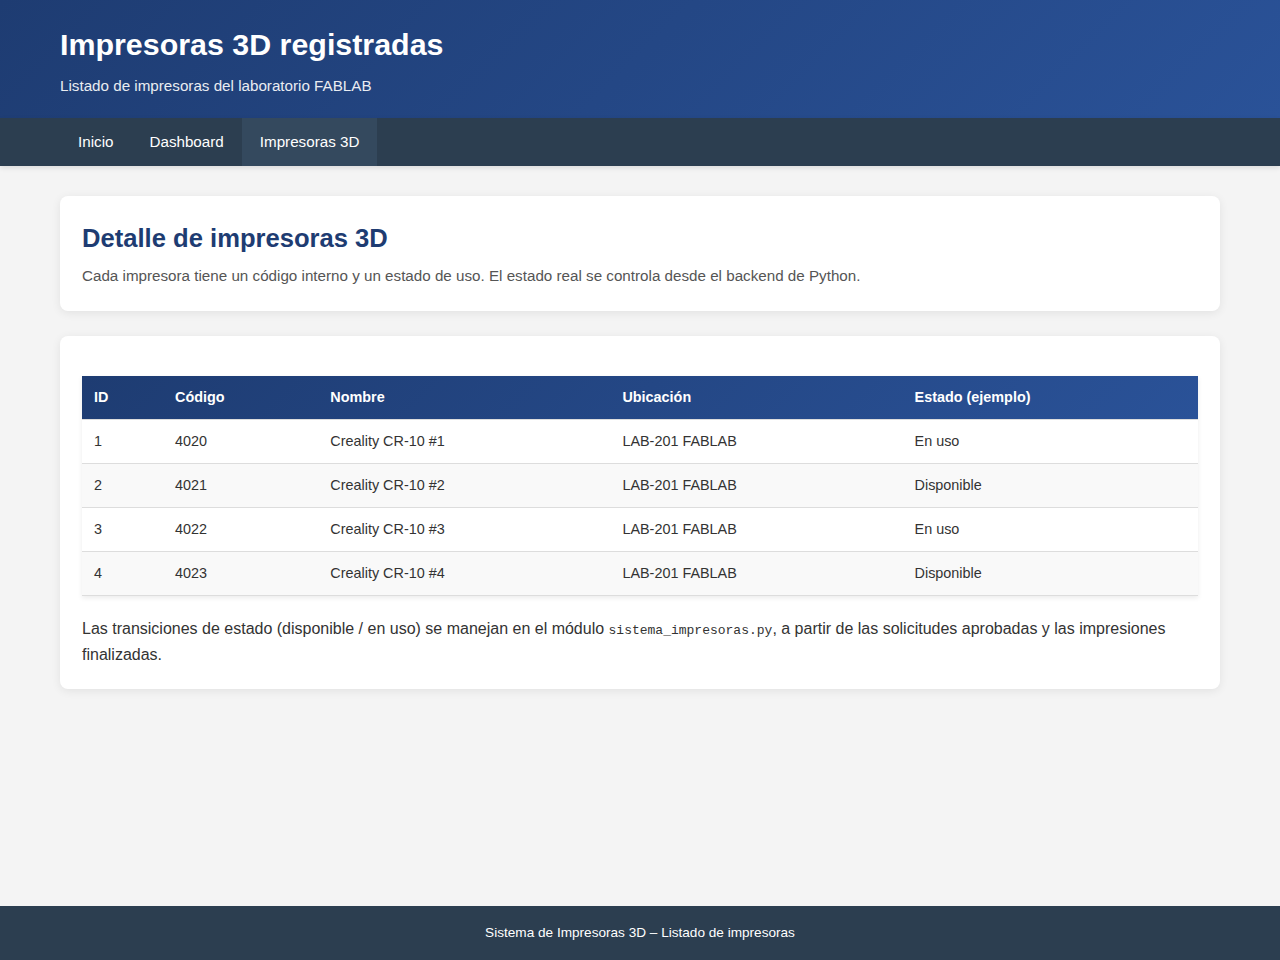
<file: 15-week/01-session/proyecto_poo_final/application/view/impresoras.html>
<!DOCTYPE html>
<html lang="es">
<head>
    <meta charset="UTF-8">
    <meta name="viewport" content="width=device-width, initial-scale=1.0">
    <title>Impresoras 3D - Listado</title>
    <link rel="stylesheet" href="../src/css/styles.css">
</head>
<body>
    <header>
        <div class="container">
            <h1>Impresoras 3D registradas</h1>
            <p>Listado de impresoras del laboratorio FABLAB</p>
        </div>
    </header>

    <nav>
        <div class="container">
            <ul class="menu">
                <li><a href="../index.html">Inicio</a></li>
                <li><a href="dashboard.html">Dashboard</a></li>
                <li class="dropdown">
                    <a href="#" class="dropbtn active">Impresoras 3D</a>
                    <div class="dropdown-content">
                        <a href="impresoras.html" class="active">Listado de impresoras</a>
                        <a href="historial.html">Historial de uso</a>
                        <a href="solicitudes.html">Solicitudes de uso</a>
                    </div>
                </li>
            </ul>
        </div>
    </nav>

    <main>
        <div class="container">
            <div class="entity-header">
                <h2>Detalle de impresoras 3D</h2>
                <p>
                    Cada impresora tiene un código interno y un estado de uso. 
                    El estado real se controla desde el backend de Python.
                </p>
            </div>

            <div class="entity-content">
                <table>
                    <thead>
                        <tr>
                            <th>ID</th>
                            <th>Código</th>
                            <th>Nombre</th>
                            <th>Ubicación</th>
                            <th>Estado (ejemplo)</th>
                        </tr>
                    </thead>
                    <tbody>
                        <tr>
                            <td>1</td>
                            <td>4020</td>
                            <td>Creality CR-10 #1</td>
                            <td>LAB-201 FABLAB</td>
                            <td>En uso</td>
                        </tr>
                        <tr>
                            <td>2</td>
                            <td>4021</td>
                            <td>Creality CR-10 #2</td>
                            <td>LAB-201 FABLAB</td>
                            <td>Disponible</td>
                        </tr>
                        <tr>
                            <td>3</td>
                            <td>4022</td>
                            <td>Creality CR-10 #3</td>
                            <td>LAB-201 FABLAB</td>
                            <td>En uso</td>
                        </tr>
                        <tr>
                            <td>4</td>
                            <td>4023</td>
                            <td>Creality CR-10 #4</td>
                            <td>LAB-201 FABLAB</td>
                            <td>Disponible</td>
                        </tr>
                    </tbody>
                </table>

                <p style="margin-top: 20px;">
                    Las transiciones de estado (disponible / en uso) se manejan en el módulo
                    <code>sistema_impresoras.py</code>, a partir de las solicitudes aprobadas
                    y las impresiones finalizadas.
                </p>
            </div>
        </div>
    </main>

    <footer>
        <div class="container">
            <p>Sistema de Impresoras 3D – Listado de impresoras</p>
        </div>
    </footer>
</body>
</html>
</file>
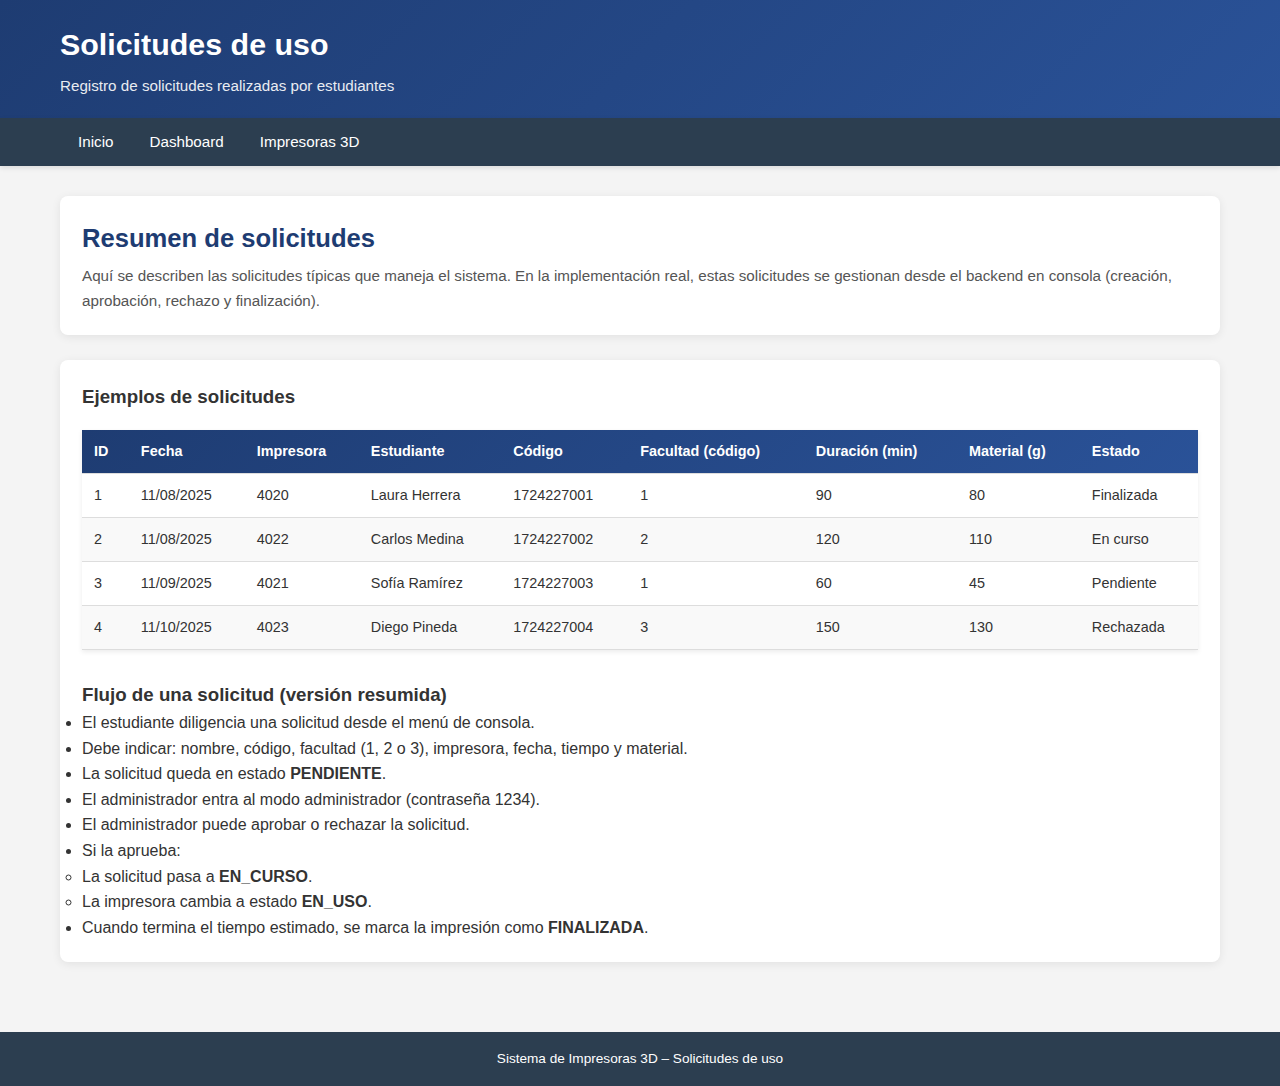
<file: 15-week/01-session/proyecto_poo_final/application/view/solicitudes.html>
<!DOCTYPE html>
<html lang="es">
<head>
    <meta charset="UTF-8">
    <meta name="viewport" content="width=device-width, initial-scale=1.0">
    <title>Solicitudes de uso - Impresoras 3D</title>
    <link rel="stylesheet" href="../src/css/styles.css">
</head>
<body>
    <header>
        <div class="container">
            <h1>Solicitudes de uso</h1>
            <p>Registro de solicitudes realizadas por estudiantes</p>
        </div>
    </header>

    <nav>
        <div class="container">
            <ul class="menu">
                <li><a href="../index.html">Inicio</a></li>
                <li><a href="dashboard.html">Dashboard</a></li>
                <li class="dropdown">
                    <a href="#" class="dropbtn">Impresoras 3D</a>
                    <div class="dropdown-content">
                        <a href="impresoras.html">Listado de impresoras</a>
                        <a href="historial.html">Historial de uso</a>
                        <a href="solicitudes.html" class="active">Solicitudes de uso</a>
                    </div>
                </li>
            </ul>
        </div>
    </nav>

    <main>
        <div class="container">
            <div class="entity-header">
                <h2>Resumen de solicitudes</h2>
                <p>
                    Aquí se describen las solicitudes típicas que maneja el sistema.
                    En la implementación real, estas solicitudes se gestionan desde
                    el backend en consola (creación, aprobación, rechazo y finalización).
                </p>
            </div>

            <div class="entity-content">
                <h3>Ejemplos de solicitudes</h3>
                <table>
                    <thead>
                        <tr>
                            <th>ID</th>
                            <th>Fecha</th>
                            <th>Impresora</th>
                            <th>Estudiante</th>
                            <th>Código</th>
                            <th>Facultad (código)</th>
                            <th>Duración (min)</th>
                            <th>Material (g)</th>
                            <th>Estado</th>
                        </tr>
                    </thead>
                    <tbody>
                        <tr>
                            <td>1</td>
                            <td>11/08/2025</td>
                            <td>4020</td>
                            <td>Laura Herrera</td>
                            <td>1724227001</td>
                            <td>1</td>
                            <td>90</td>
                            <td>80</td>
                            <td>Finalizada</td>
                        </tr>
                        <tr>
                            <td>2</td>
                            <td>11/08/2025</td>
                            <td>4022</td>
                            <td>Carlos Medina</td>
                            <td>1724227002</td>
                            <td>2</td>
                            <td>120</td>
                            <td>110</td>
                            <td>En curso</td>
                        </tr>
                        <tr>
                            <td>3</td>
                            <td>11/09/2025</td>
                            <td>4021</td>
                            <td>Sofía Ramírez</td>
                            <td>1724227003</td>
                            <td>1</td>
                            <td>60</td>
                            <td>45</td>
                            <td>Pendiente</td>
                        </tr>
                        <tr>
                            <td>4</td>
                            <td>11/10/2025</td>
                            <td>4023</td>
                            <td>Diego Pineda</td>
                            <td>1724227004</td>
                            <td>3</td>
                            <td>150</td>
                            <td>130</td>
                            <td>Rechazada</td>
                        </tr>
                    </tbody>
                </table>

                <h3 style="margin-top: 30px;">Flujo de una solicitud (versión resumida)</h3>
                <ul>
                    <li>El estudiante diligencia una solicitud desde el menú de consola.</li>
                    <li>Debe indicar: nombre, código, facultad (1, 2 o 3), impresora, fecha, tiempo y material.</li>
                    <li>La solicitud queda en estado <strong>PENDIENTE</strong>.</li>
                    <li>El administrador entra al modo administrador (contraseña 1234).</li>
                    <li>El administrador puede aprobar o rechazar la solicitud.</li>
                    <li>Si la aprueba:
                        <ul>
                            <li>La solicitud pasa a <strong>EN_CURSO</strong>.</li>
                            <li>La impresora cambia a estado <strong>EN_USO</strong>.</li>
                        </ul>
                    </li>
                    <li>Cuando termina el tiempo estimado, se marca la impresión como <strong>FINALIZADA</strong>.</li>
                </ul>
            </div>
        </div>
    </main>

    <footer>
        <div class="container">
            <p>Sistema de Impresoras 3D – Solicitudes de uso</p>
        </div>
    </footer>
</body>
</html>
</file>
<file: 14-week/01-session/project/application/src/css/styles.css>
* {
    margin: 0;
    padding: 0;
    box-sizing: border-box;
}

body {
    font-family: 'Segoe UI', Tahoma, Geneva, Verdana, sans-serif;
    line-height: 1.6;
    color: #333;
    background-color: #f4f4f4;
}

.container {
    max-width: 1200px;
    margin: 0 auto;
    padding: 0 20px;
}

/* Header */
header {
    background: linear-gradient(135deg, #1e3c72 0%, #2a5298 100%);
    color: white;
    padding: 20px 0;
    box-shadow: 0 2px 5px rgba(0,0,0,0.1);
}

header h1 {
    font-size: 2rem;
    margin-bottom: 5px;
}

header p {
    font-size: 0.9rem;
    opacity: 0.9;
}

/* Navigation */
nav {
    background-color: #2c3e50;
    padding: 0;
    box-shadow: 0 2px 5px rgba(0,0,0,0.1);
}

.menu {
    list-style: none;
    display: flex;
    flex-wrap: wrap;
}

.menu li {
    position: relative;
}

.menu a, .dropbtn {
    display: block;
    color: white;
    text-decoration: none;
    padding: 15px 20px;
    transition: background-color 0.3s;
}

.menu a:hover, .dropbtn:hover, .menu a.active {
    background-color: #34495e;
}

/* Dropdown */
.dropdown {
    position: relative;
}

.dropdown-content {
    display: none;
    position: absolute;
    background-color: #34495e;
    min-width: 200px;
    box-shadow: 0 8px 16px rgba(0,0,0,0.2);
    z-index: 1;
}

.dropdown-content a {
    padding: 12px 16px;
    border-bottom: 1px solid #2c3e50;
}

.dropdown-content a:hover {
    background-color: #2c3e50;
}

.dropdown:hover .dropdown-content {
    display: block;
}

/* Main Content */
main {
    padding: 30px 0;
    min-height: calc(100vh - 200px);
}

.welcome-section {
    background: white;
    padding: 30px;
    border-radius: 8px;
    box-shadow: 0 2px 10px rgba(0,0,0,0.1);
}

.welcome-section h2 {
    color: #1e3c72;
    margin-bottom: 15px;
    font-size: 2rem;
}

/* Cards Grid */
.cards-grid {
    display: grid;
    grid-template-columns: repeat(auto-fit, minmax(300px, 1fr));
    gap: 20px;
    margin: 30px 0;
}

.card {
    background: #f8f9fa;
    padding: 25px;
    border-radius: 8px;
    border-left: 4px solid #1e3c72;
    transition: transform 0.3s, box-shadow 0.3s;
}

.card:hover {
    transform: translateY(-5px);
    box-shadow: 0 5px 15px rgba(0,0,0,0.2);
}

.card h3 {
    color: #1e3c72;
    margin-bottom: 15px;
}

.card ul {
    margin-left: 20px;
    margin-top: 15px;
}

.card li {
    margin-bottom: 8px;
}

/* Info Section */
.info-section {
    margin-top: 30px;
    padding: 25px;
    background: #e8f4f8;
    border-radius: 8px;
}

.info-section h3 {
    color: #1e3c72;
    margin-bottom: 15px;
}

.hierarchy {
    margin-top: 15px;
}

.hierarchy-item {
    background: white;
    padding: 15px;
    margin-bottom: 10px;
    border-radius: 5px;
    border-left: 4px solid #2a5298;
}

/* Tables */
table {
    width: 100%;
    border-collapse: collapse;
    background: white;
    box-shadow: 0 2px 5px rgba(0,0,0,0.1);
    margin-top: 20px;
}

table thead {
    background: linear-gradient(135deg, #1e3c72 0%, #2a5298 100%);
    color: white;
}

table th, table td {
    padding: 12px 15px;
    text-align: left;
    border-bottom: 1px solid #ddd;
}

table tbody tr:hover {
    background-color: #f5f5f5;
}

table tbody tr:nth-child(even) {
    background-color: #f9f9f9;
}

/* Entity View */
.entity-header {
    background: white;
    padding: 25px;
    border-radius: 8px;
    box-shadow: 0 2px 10px rgba(0,0,0,0.1);
    margin-bottom: 25px;
}

.entity-header h2 {
    color: #1e3c72;
    font-size: 1.8rem;
    margin-bottom: 10px;
}

.entity-content {
    background: white;
    padding: 25px;
    border-radius: 8px;
    box-shadow: 0 2px 10px rgba(0,0,0,0.1);
}

/* Buttons */
.btn {
    display: inline-block;
    padding: 10px 20px;
    background: #1e3c72;
    color: white;
    text-decoration: none;
    border-radius: 5px;
    transition: background 0.3s;
    border: none;
    cursor: pointer;
}

.btn:hover {
    background: #2a5298;
}

.btn-secondary {
    background: #95a5a6;
}

.btn-secondary:hover {
    background: #7f8c8d;
}

/* Badge */
.badge {
    display: inline-block;
    padding: 3px 8px;
    background: #3498db;
    color: white;
    border-radius: 3px;
    font-size: 0.85rem;
    margin-left: 5px;
}

/* Footer */
footer {
    background: #2c3e50;
    color: white;
    text-align: center;
    padding: 20px 0;
    margin-top: 40px;
}

/* Responsive */
@media (max-width: 768px) {
    .menu {
        flex-direction: column;
    }
    
    .dropdown-content {
        position: static;
        box-shadow: none;
    }
    
    .cards-grid {
        grid-template-columns: 1fr;
    }
    
    header h1 {
        font-size: 1.5rem;
    }
}
</file>
<file: 04-week/01-session/material/styles.css>
body {
    font-family: Arial, sans-serif;
    margin: 20px;
    background-color: #f4f6f9;
    color: #333;
}

h1, h2, h3 {
    color: #2c3e50;
}

.tabs {
    margin-bottom: 20px;
}

.tab-button {
    background-color: #3498db;
    border: none;
    color: white;
    padding: 10px 20px;
    cursor: pointer;
    margin-right: 5px;
    border-radius: 5px;
}

.tab-button:hover {
    background-color: #2980b9;
}

.tab-content {
    background-color: white;
    border: 1px solid #ddd;
    padding: 20px;
    border-radius: 8px;
}

.code-block {
    background-color: #ecf0f1;
    padding: 10px;
    border-radius: 5px;
    margin-bottom: 15px;
    font-family: monospace;
}

.md-text {
    margin-bottom: 20px;
}
</file>
<file: 15-week/01-session/proyecto_poo_final/application/src/css/styles.css>
/* Reset básico */
* {
    margin: 0;
    padding: 0;
    box-sizing: border-box;
}

/* Base */
body {
    font-family: 'Segoe UI', Tahoma, Geneva, Verdana, sans-serif;
    line-height: 1.6;
    color: #333;
    background-color: #f4f4f4;
}

.container {
    max-width: 1200px;
    margin: 0 auto;
    padding: 0 20px;
}

/* Header */
header {
    background: linear-gradient(135deg, #1e3c72 0%, #2a5298 100%);
    color: white;
    padding: 20px 0;
    box-shadow: 0 2px 5px rgba(0,0,0,0.1);
}

header h1 {
    font-size: 1.9rem;
    margin-bottom: 5px;
}

header p {
    font-size: 0.95rem;
    opacity: 0.9;
}

/* Navegación */
nav {
    background-color: #2c3e50;
    padding: 0;
    box-shadow: 0 2px 5px rgba(0,0,0,0.1);
}

.menu {
    list-style: none;
    display: flex;
    flex-wrap: wrap;
}

.menu li {
    position: relative;
}

.menu a, .dropbtn {
    display: block;
    color: white;
    text-decoration: none;
    padding: 12px 18px;
    font-size: 0.95rem;
    transition: background-color 0.3s;
}

.menu a:hover,
.dropbtn:hover,
.menu a.active {
    background-color: #34495e;
}

/* Dropdown */
.dropdown {
    position: relative;
}

.dropdown-content {
    display: none;
    position: absolute;
    background-color: #34495e;
    min-width: 200px;
    box-shadow: 0 8px 16px rgba(0,0,0,0.2);
    z-index: 10;
}

.dropdown-content a {
    padding: 10px 16px;
    border-bottom: 1px solid #2c3e50;
    font-size: 0.9rem;
}

.dropdown-content a:hover {
    background-color: #2c3e50;
}

.dropdown:hover .dropdown-content {
    display: block;
}

/* Main */
main {
    padding: 30px 0;
    min-height: calc(100vh - 200px);
}

/* Bloques principales */
.entity-header {
    background: white;
    padding: 22px;
    border-radius: 8px;
    box-shadow: 0 2px 10px rgba(0,0,0,0.08);
    margin-bottom: 25px;
}

.entity-header h2 {
    color: #1e3c72;
    font-size: 1.6rem;
    margin-bottom: 5px;
}

.entity-header p {
    font-size: 0.95rem;
    color: #555;
}

.entity-content {
    background: white;
    padding: 22px;
    border-radius: 8px;
    box-shadow: 0 2px 10px rgba(0,0,0,0.08);
}

/* Grillas de tarjetas */
.cards-grid,
.stats-grid,
.impresoras-grid {
    display: grid;
    grid-template-columns: repeat(auto-fit, minmax(260px, 1fr));
    gap: 18px;
    margin-top: 20px;
}

/* Tarjetas generales (dashboard) */
.card {
    background: #f8f9fa;
    padding: 18px;
    border-radius: 8px;
    border-left: 4px solid #1e3c72;
    transition: transform 0.2s, box-shadow 0.2s;
}

.card:hover {
    transform: translateY(-4px);
    box-shadow: 0 4px 12px rgba(0,0,0,0.15);
}

.card h3 {
    color: #1e3c72;
    margin-bottom: 8px;
    font-size: 1.05rem;
}

.card p {
    font-size: 0.9rem;
    margin-bottom: 4px;
}

/* Tarjetas de estadísticas */
.stat-card {
    background: #f8f9fb;
    padding: 18px;
    border-radius: 8px;
    border-left: 4px solid #2a5298;
    display: flex;
    flex-direction: column;
    gap: 6px;
}

.stat-card h3 {
    font-size: 1rem;
    color: #1e3c72;
}

.stat-card p {
    font-size: 0.9rem;
}

.stat-card .valor {
    font-size: 1.4rem;
    font-weight: 600;
}

/* Tarjetas de impresoras */
.impresora-card {
    background: #fdfdfd;
    padding: 18px;
    border-radius: 8px;
    border: 1px solid #e1e4e8;
    box-shadow: 0 1px 4px rgba(0,0,0,0.06);
    display: flex;
    flex-direction: column;
    gap: 10px;
}

.impresora-header {
    display: flex;
    justify-content: space-between;
    align-items: center;
}

.impresora-header h3 {
    font-size: 1rem;
    color: #1e3c72;
}

.impresora-body p {
    font-size: 0.9rem;
    margin-bottom: 3px;
}

/* Estado impresora */
.estado-tag {
    padding: 4px 10px;
    border-radius: 999px;
    font-size: 0.8rem;
    font-weight: 600;
    color: white;
}

.estado-disponible {
    background-color: #27ae60;
}

.estado-uso {
    background-color: #c0392b;
}

.estado-pendiente {
    background-color: #f39c12;
}

/* Sección de resumen / texto */
.resumen-section {
    margin-top: 28px;
    padding: 18px;
    background: #e8f4f8;
    border-radius: 8px;
}

.resumen-section h3 {
    color: #1e3c72;
    margin-bottom: 10px;
    font-size: 1.1rem;
}

.resumen-section p {
    font-size: 0.9rem;
    margin-bottom: 6px;
}

.resumen-section ul {
    margin-left: 18px;
    margin-top: 8px;
}

.resumen-section li {
    font-size: 0.9rem;
    margin-bottom: 4px;
}

/* Tablas */
table {
    width: 100%;
    border-collapse: collapse;
    background: white;
    box-shadow: 0 2px 5px rgba(0,0,0,0.08);
    margin-top: 18px;
    font-size: 0.9rem;
}

table thead {
    background: linear-gradient(135deg, #1e3c72 0%, #2a5298 100%);
    color: white;
}

table th,
table td {
    padding: 10px 12px;
    text-align: left;
    border-bottom: 1px solid #ddd;
}

table tbody tr:hover {
    background-color: #f5f5f5;
}

table tbody tr:nth-child(even) {
    background-color: #f9f9f9;
}

/* Botones */
.btn {
    display: inline-block;
    padding: 8px 16px;
    background: #1e3c72;
    color: white;
    text-decoration: none;
    border-radius: 5px;
    font-size: 0.9rem;
    border: none;
    cursor: pointer;
    transition: background 0.2s;
}

.btn:hover {
    background: #2a5298;
}

.btn-secondary {
    background: #95a5a6;
}

.btn-secondary:hover {
    background: #7f8c8d;
}

/* Footer */
footer {
    background: #2c3e50;
    color: white;
    text-align: center;
    padding: 16px 0;
    margin-top: 40px;
    font-size: 0.85rem;
}

/* Responsive */
@media (max-width: 768px) {
    .menu {
        flex-direction: column;
    }

    .dropdown-content {
        position: static;
        box-shadow: none;
    }

    header h1 {
        font-size: 1.4rem;
    }

    .entity-header,
    .entity-content {
        padding: 16px;
    }
}
</file>
